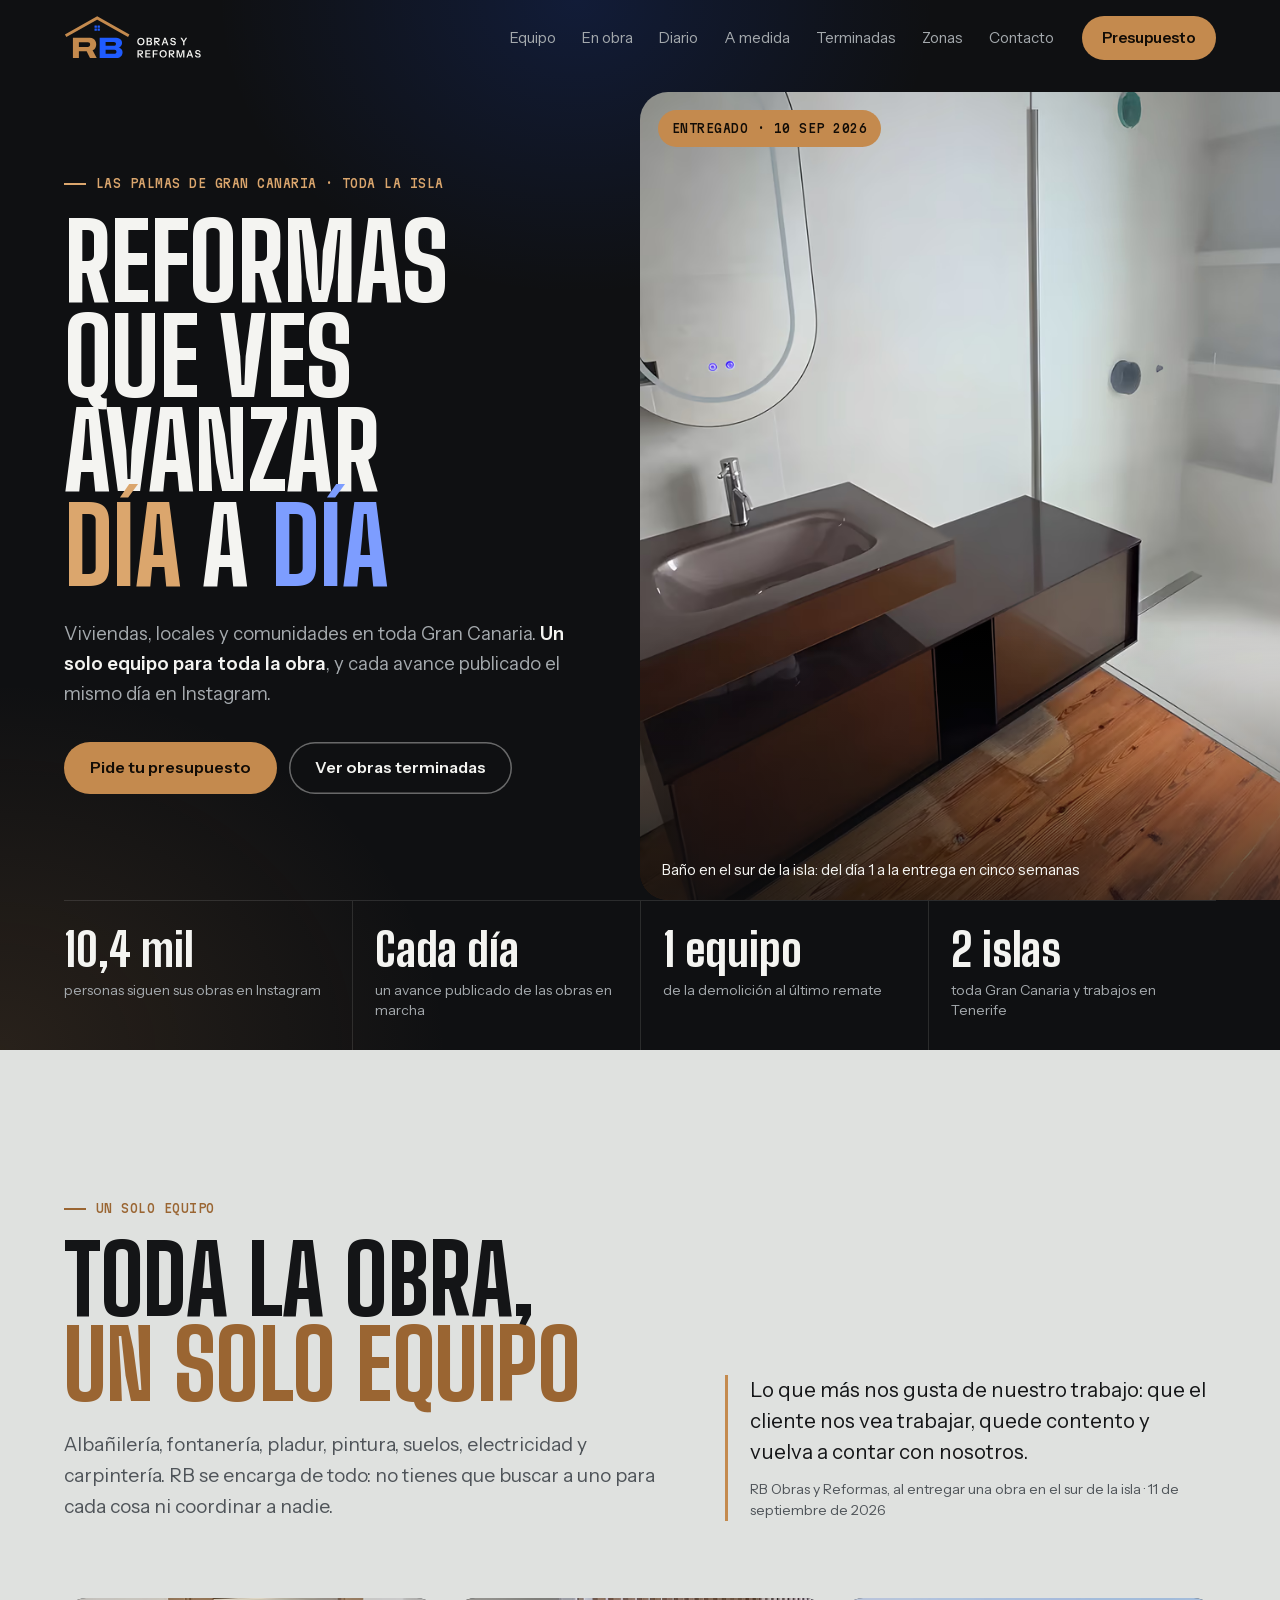
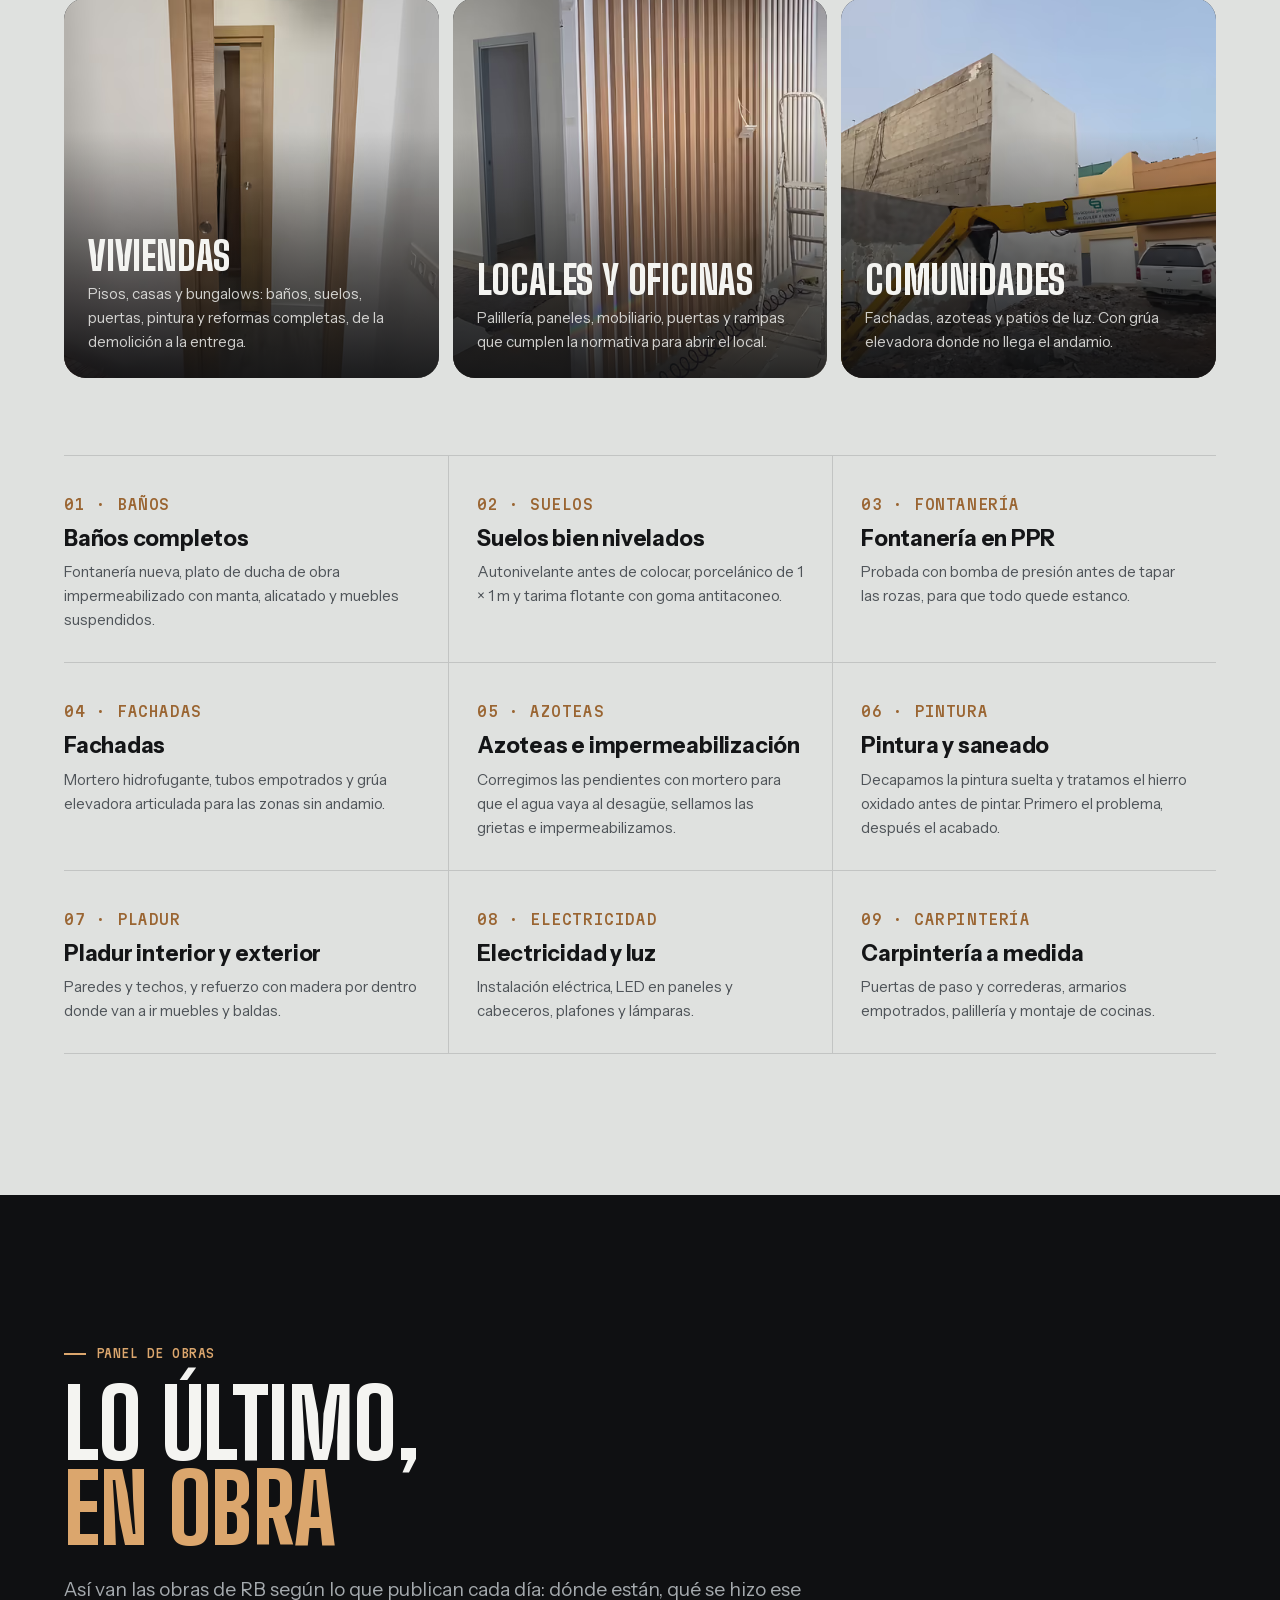
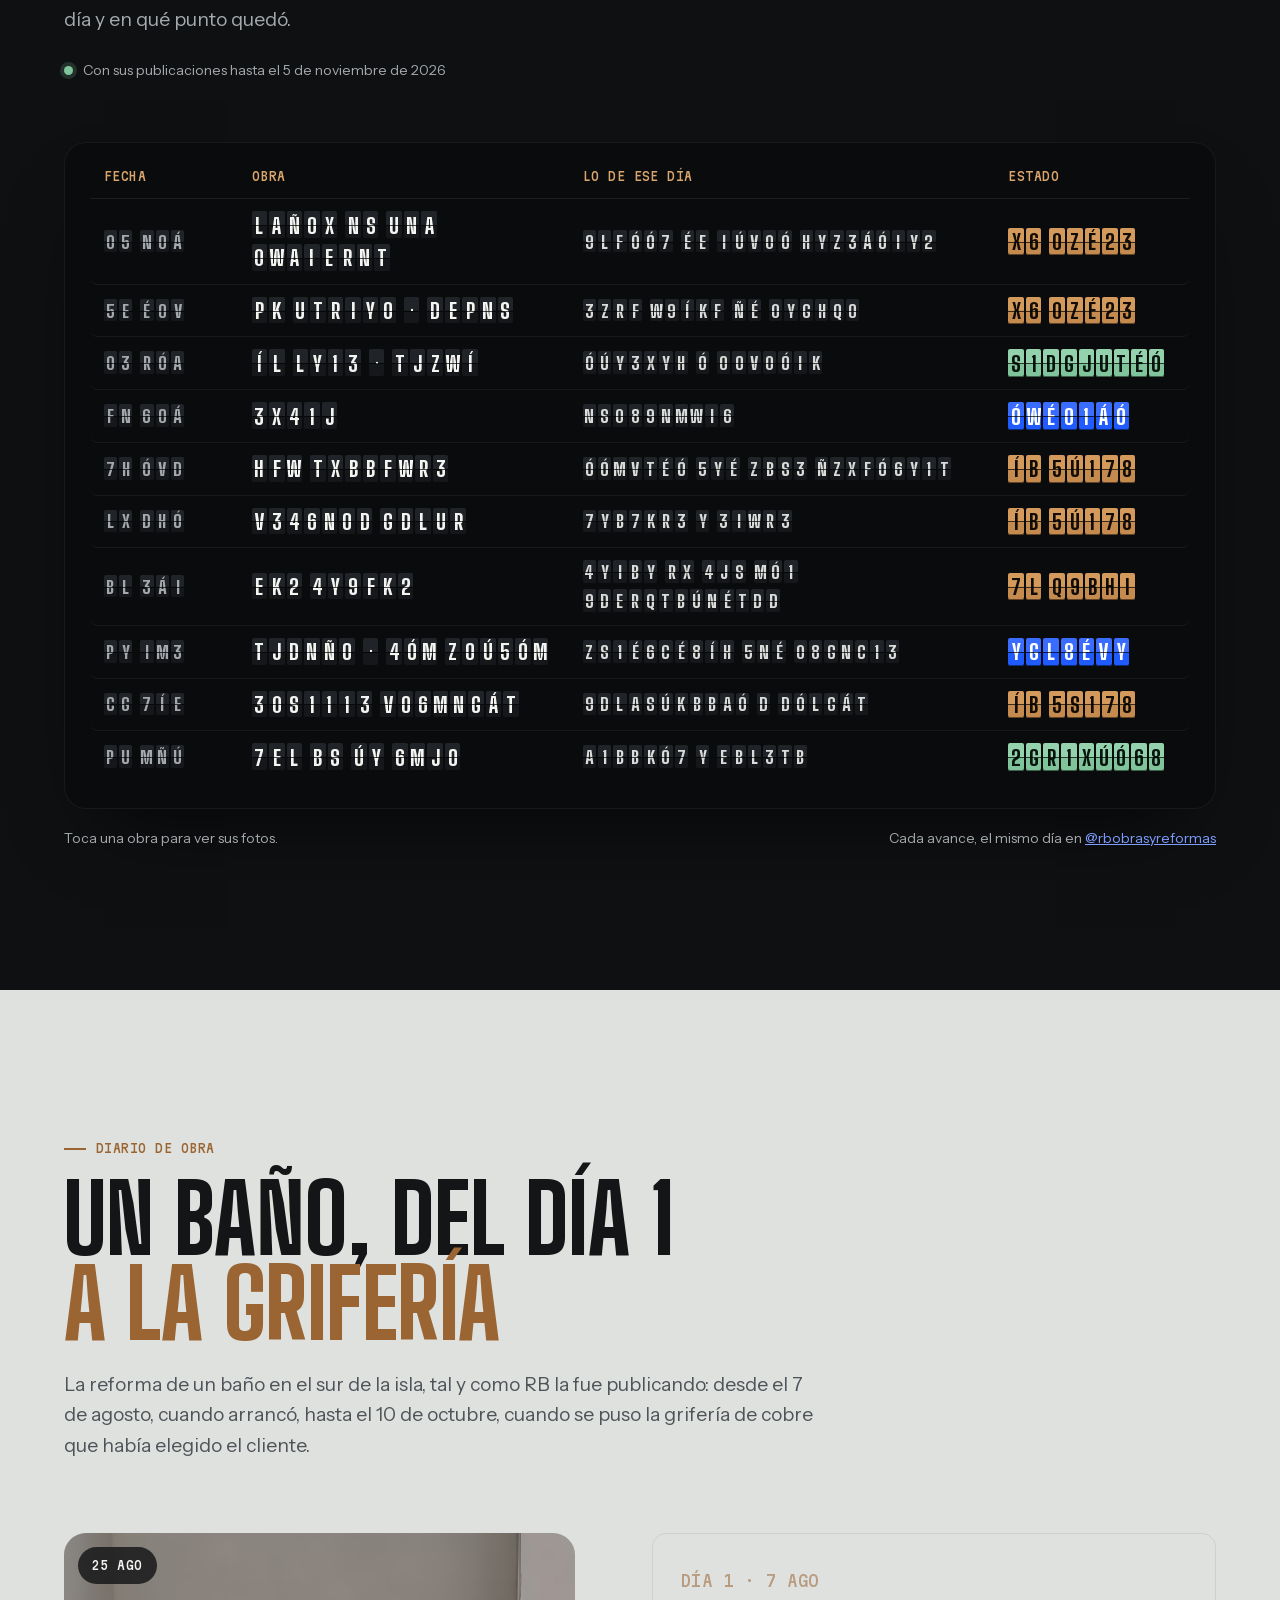
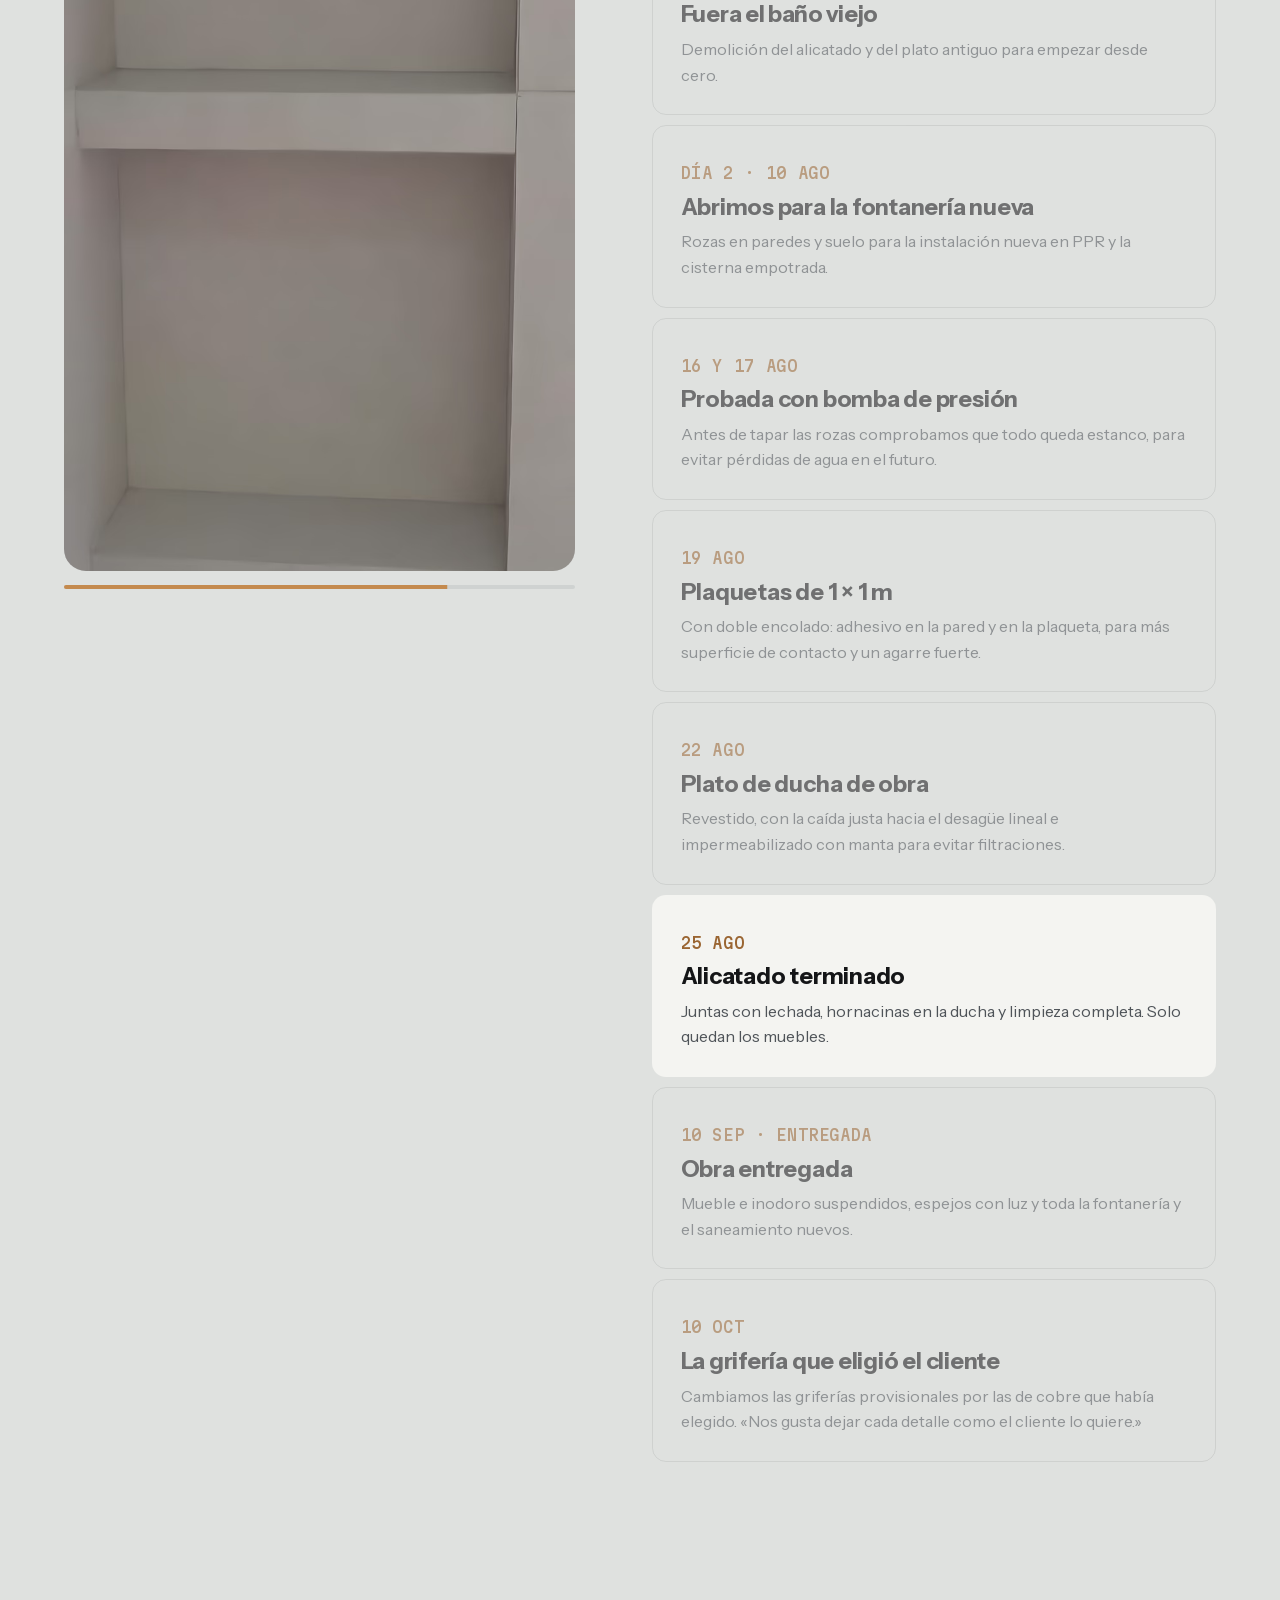
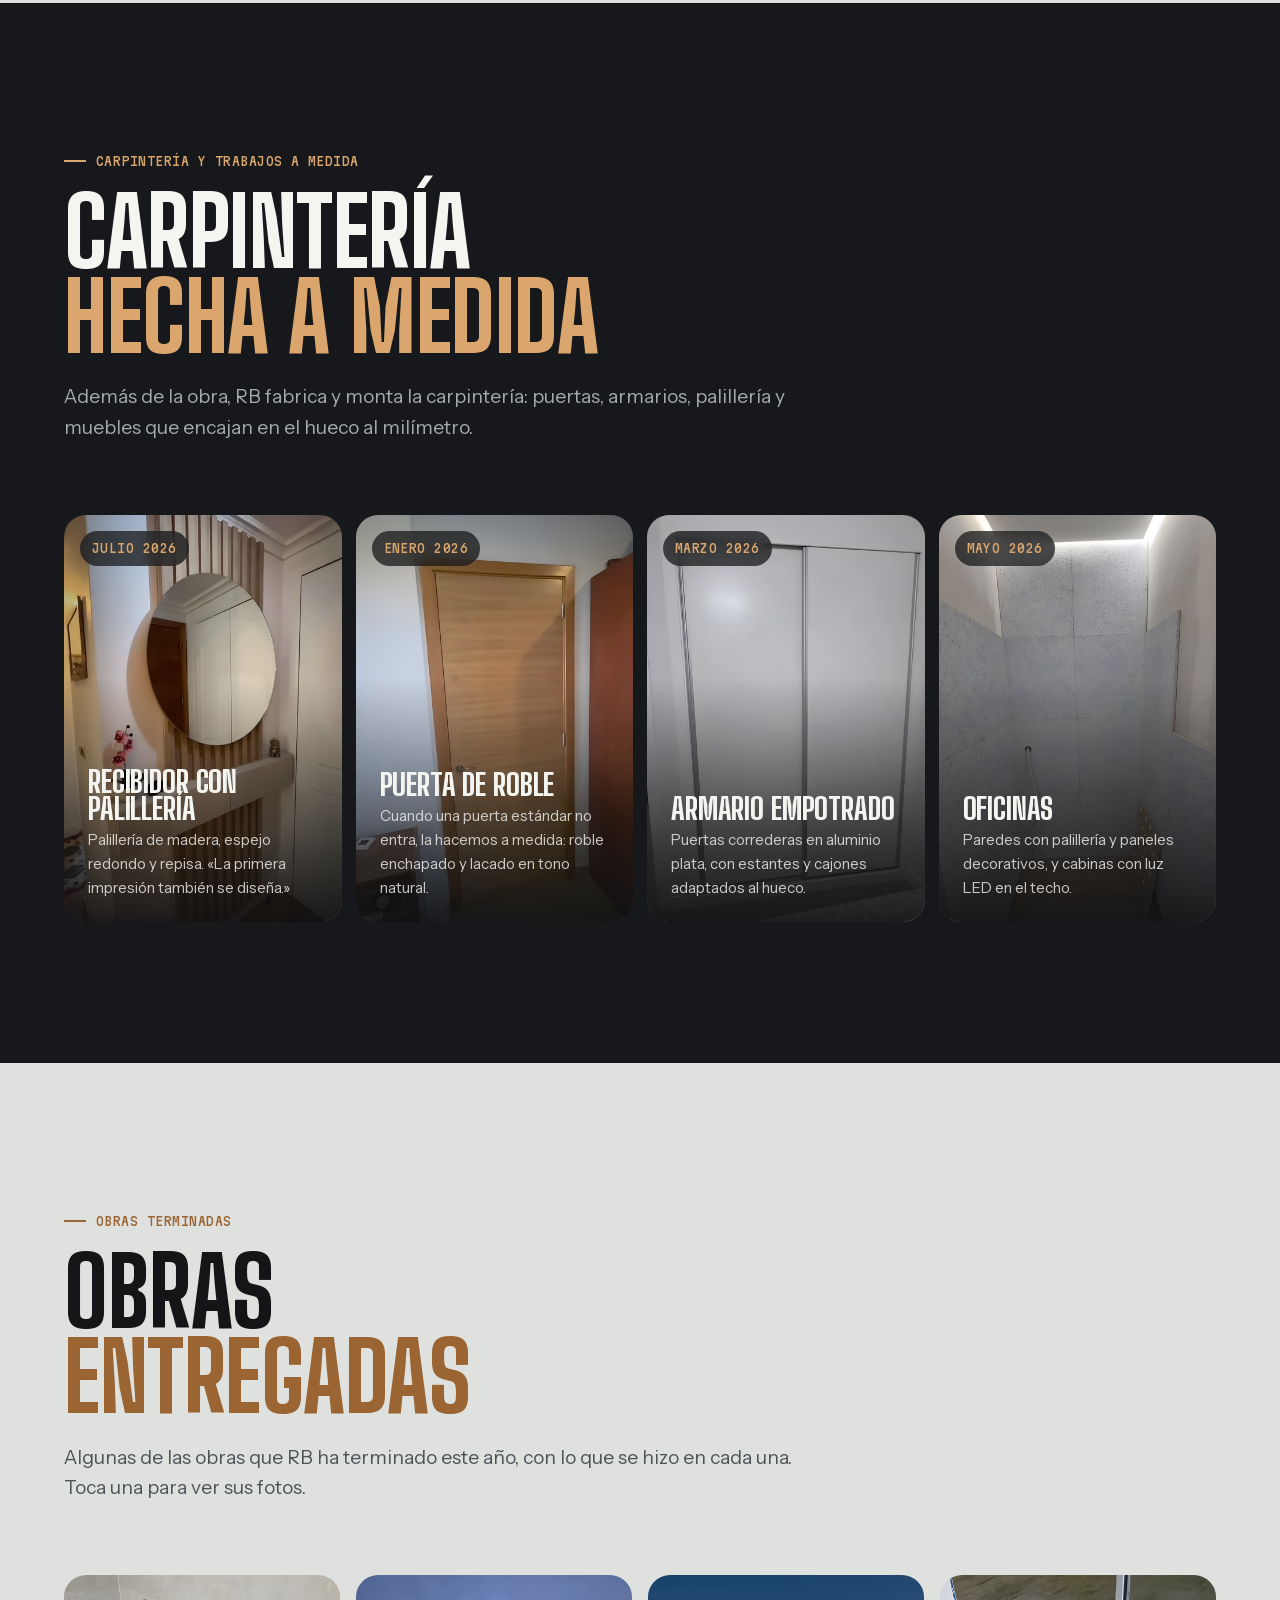
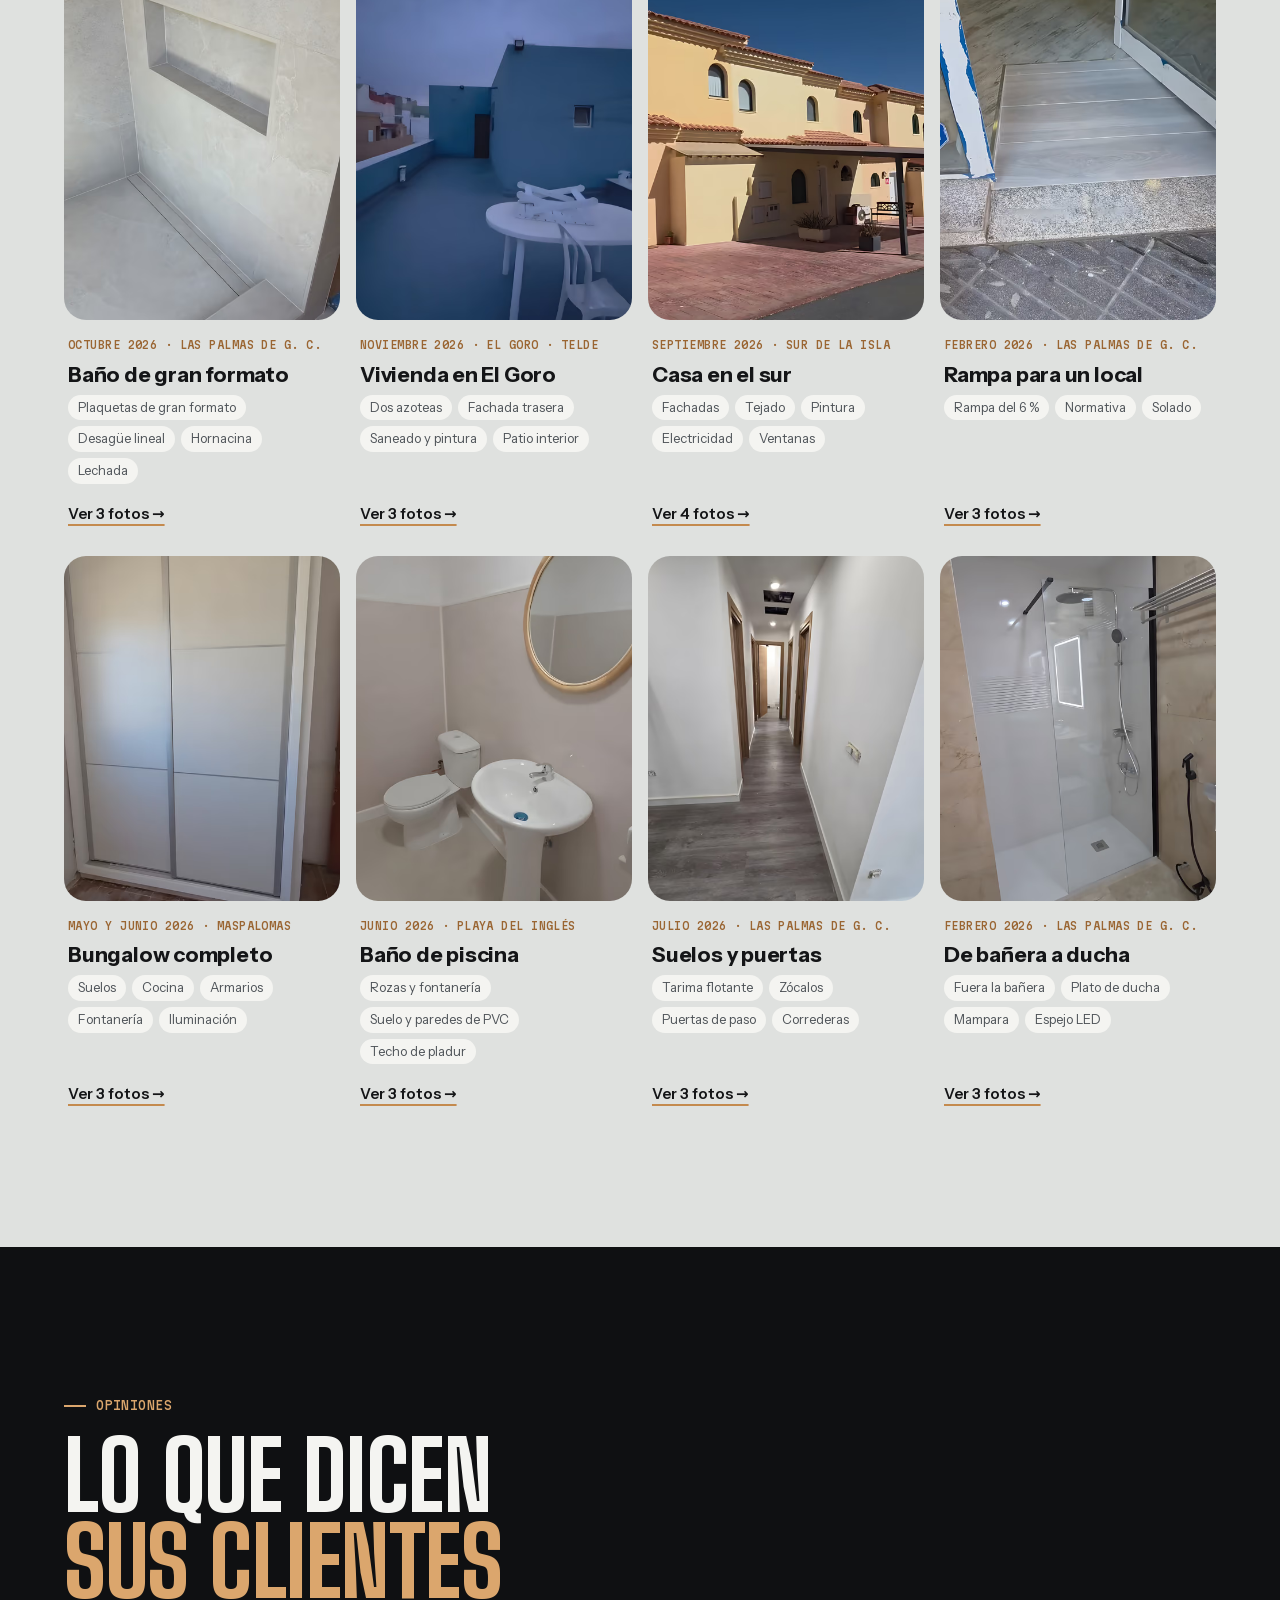
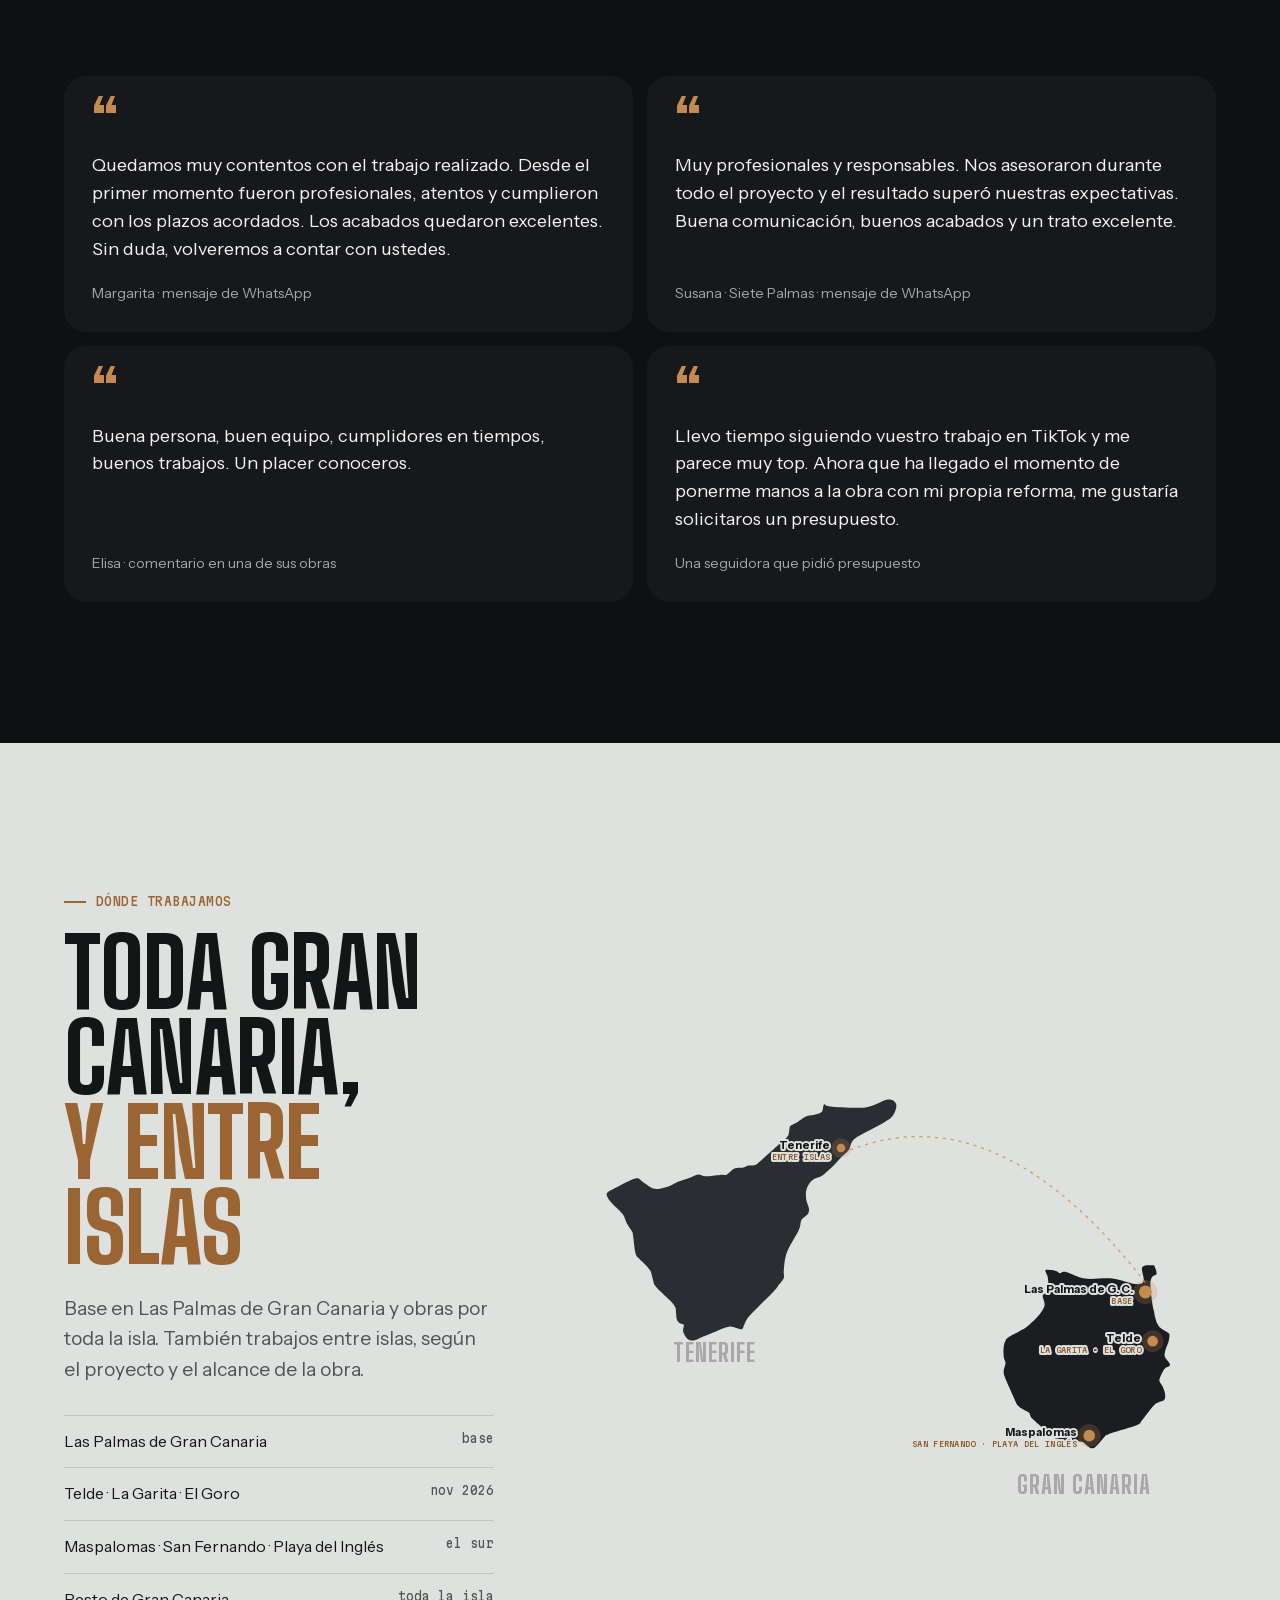
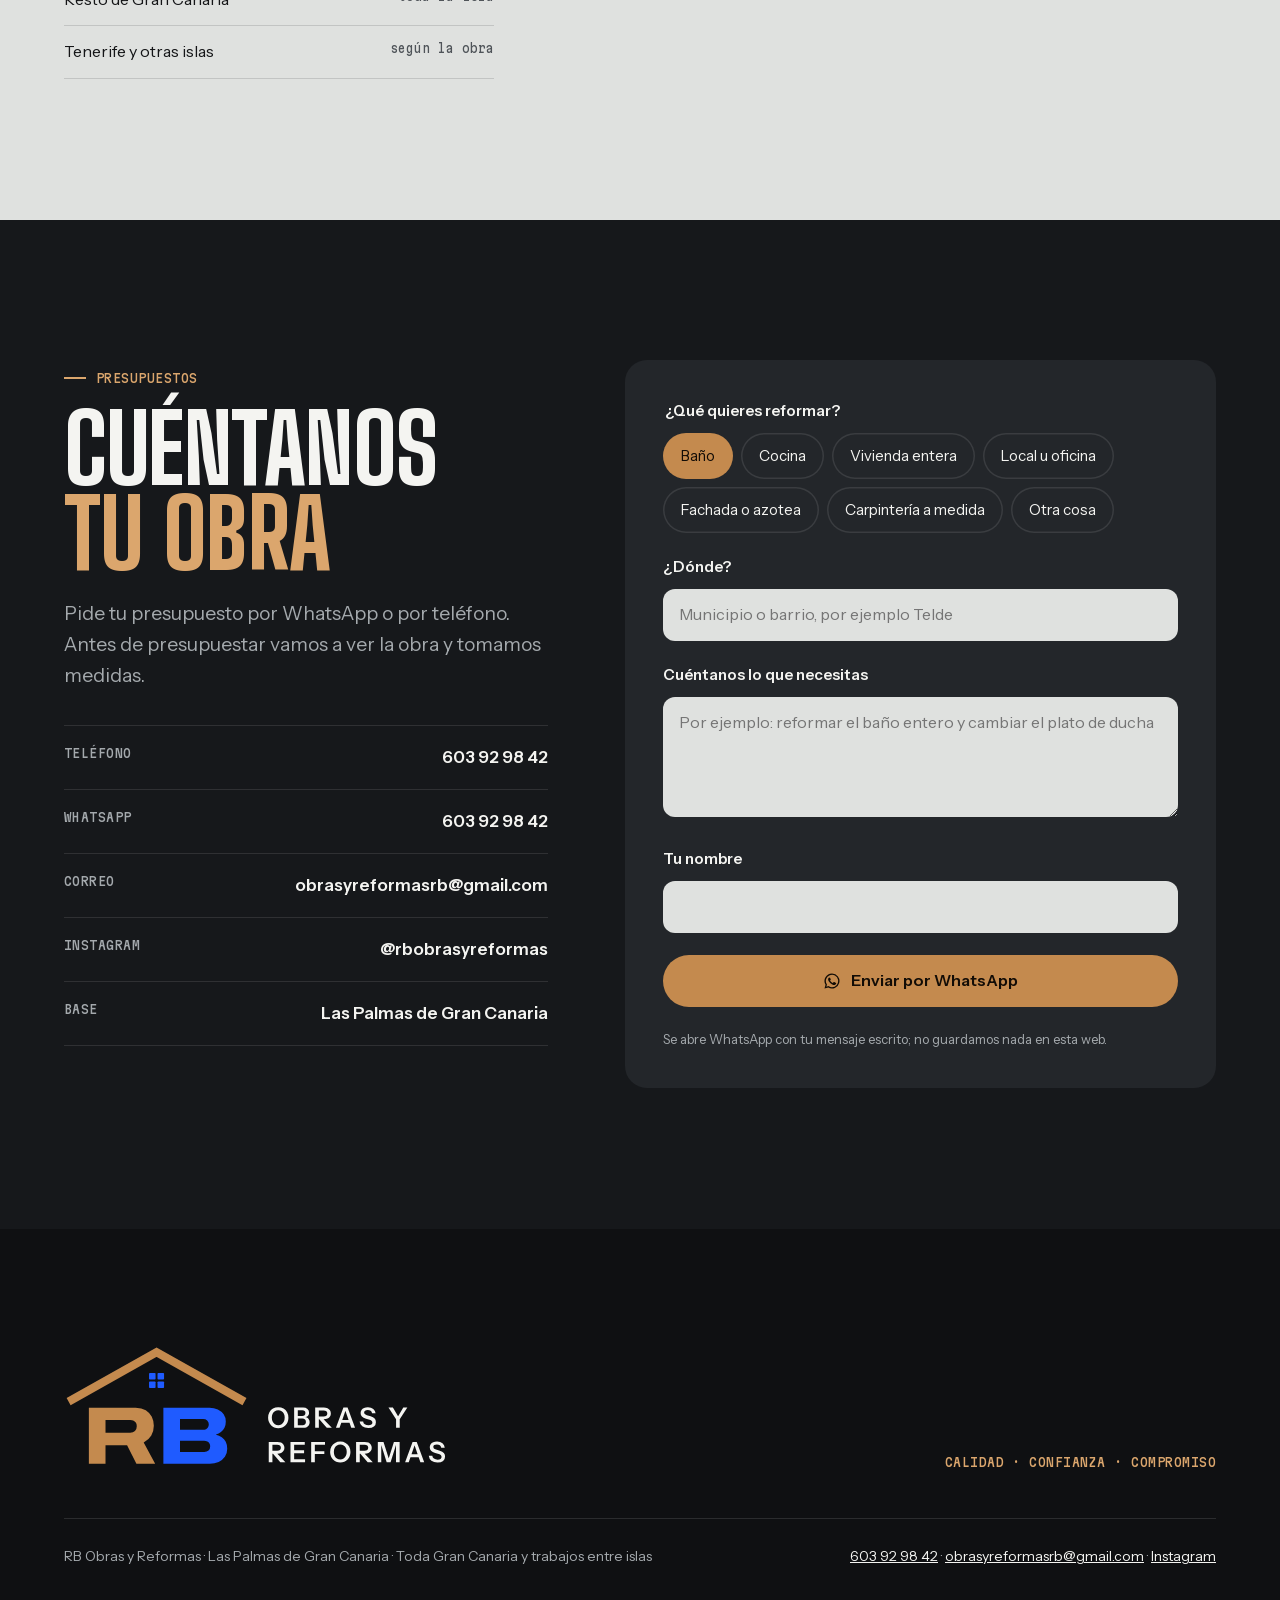
<file: index.html>
<!doctype html>
<html lang="es">
<head>
<meta charset="utf-8">
<meta name="viewport" content="width=device-width, initial-scale=1">
<title>RB Obras y Reformas · Reformas en Las Palmas de Gran Canaria y toda la isla</title>
<meta name="description" content="Reformas de viviendas, locales y comunidades en Gran Canaria: baños, suelos, fachadas, azoteas, pladur, pintura y carpintería a medida. Un solo equipo y cada avance publicado el mismo día. Tel. 603 92 98 42.">
<link rel="canonical" href="https://nocodya-hue.github.io/rb-obras/">
<meta name="theme-color" content="#0f1012">
<meta property="og:type" content="website"><meta property="og:locale" content="es_ES">
<meta property="og:title" content="RB Obras y Reformas · Reformas en Las Palmas de Gran Canaria y toda la isla"><meta property="og:description" content="Reformas de viviendas, locales y comunidades en Gran Canaria: baños, suelos, fachadas, azoteas, pladur, pintura y carpintería a medida. Un solo equipo y cada avance publicado el mismo día. Tel. 603 92 98 42.">
<meta property="og:url" content="https://nocodya-hue.github.io/rb-obras/"><meta property="og:image" content="https://nocodya-hue.github.io/rb-obras/img/compartir.jpg">
<link rel="icon" href="img/favicon.svg" type="image/svg+xml">
<link rel="preload" href="fonts/bigshoulders.woff2" as="font" type="font/woff2" crossorigin>
<link rel="preload" as="image" type="image/avif" imagesrcset="img/portada-480.avif 480w, img/portada-760.avif 760w, img/portada-900.avif 900w" imagesizes="(max-width: 760px) 100vw, 50vw" fetchpriority="high">
<link rel="stylesheet" href="css/main.css?v=570wz">
<script type="application/ld+json">{"@context":"https://schema.org","@type":"HomeAndConstructionBusiness","name":"RB Obras y Reformas","url":"https://nocodya-hue.github.io/rb-obras/","image":"https://nocodya-hue.github.io/rb-obras/img/compartir.jpg","telephone":"+34603929842","email":"obrasyreformasrb@gmail.com","address":{"@type":"PostalAddress","addressLocality":"Las Palmas de Gran Canaria","addressRegion":"Las Palmas","addressCountry":"ES"},"areaServed":["Gran Canaria","Las Palmas de Gran Canaria","Telde","San Bartolomé de Tirajana","Tenerife"],"sameAs":["https://www.instagram.com/rbobrasyreformas/"],"slogan":"Calidad · Confianza · Compromiso"}</script>
</head>
<body>
<a class="sr" href="#contenido">Saltar al contenido</a>
<header class="cab">
  <div class="envoltura cab__in">
    <a class="cab__logo" href="#" aria-label="RB Obras y Reformas, inicio"><img src="img/logo-h.svg" width="200" height="66" alt="RB Obras y Reformas"></a>
    <nav class="cab__nav" aria-label="Secciones"><a href="#equipo">Equipo</a><a href="#obras">En obra</a><a href="#diario">Diario</a><a href="#medida">A medida</a><a href="#terminadas">Terminadas</a><a href="#zonas">Zonas</a><a href="#contacto">Contacto</a></nav>
    <button class="cab__menu" type="button" aria-label="Abrir el menú" aria-expanded="false"><i></i></button>
    <a class="boton boton--cobre" href="#contacto">Presupuesto</a>
  </div>
</header>

<main id="contenido">
<section class="portada oscuro" aria-labelledby="t-portada">
  <div class="portada__arriba">
    <div class="envoltura">
      <div class="portada__texto">
        <p class="etiqueta mono">Las Palmas de Gran Canaria · Toda la isla</p>
        <h1 class="rotulo" id="t-portada">Reformas<br>que ves<br>avanzar<br><span class="r">día</span> a <span class="b">día</span></h1>
        <p class="portada__lema">Viviendas, locales y comunidades en toda Gran Canaria. <b>Un solo equipo para toda la obra</b>, y cada avance publicado el mismo día en Instagram.</p>
        <div class="portada__botones">
          <a class="boton boton--cobre" href="#contacto">Pide tu presupuesto</a>
          <a class="boton boton--linea" href="#terminadas">Ver obras terminadas</a>
        </div>
      </div>
    </div>
    <figure class="portada__foto">
      <picture><source type="image/avif" srcset="img/portada-480.avif 480w, img/portada-760.avif 760w, img/portada-900.avif 900w" sizes="(max-width: 760px) 100vw, 50vw"><img src="img/portada-480.webp" srcset="img/portada-480.webp 480w, img/portada-760.webp 760w, img/portada-900.webp 900w" sizes="(max-width: 760px) 100vw, 50vw" width="900" height="1125" alt="Baño terminado por RB en el sur de Gran Canaria: mueble suspendido, espejo con luz, mampara, hornacinas y suelo de madera" decoding="async" fetchpriority="high"></picture>
      <span class="portada__sello mono">Entregado · 10 sep 2026</span>
      <figcaption class="portada__pie">Baño en el sur de la isla: del día 1 a la entrega en cinco semanas</figcaption>
    </figure>
  </div>
  <div class="envoltura">
    <div class="cifras"><div class="cifra"><b>10,4 mil</b><span>personas siguen sus obras en Instagram</span></div><div class="cifra"><b>Cada día</b><span>un avance publicado de las obras en marcha</span></div><div class="cifra"><b>1 equipo</b><span>de la demolición al último remate</span></div><div class="cifra"><b>2 islas</b><span>toda Gran Canaria y trabajos en Tenerife</span></div></div>
  </div>
</section>

<section class="sec claro" id="equipo" aria-labelledby="t-equipo">
  <div class="envoltura">
    <div class="equipo__cab">
      <div>
        <p class="etiqueta mono">Un solo equipo</p>
        <h2 class="rotulo titular" id="t-equipo">Toda la obra,<br><em>un solo equipo</em></h2>
        <p class="entrada">Albañilería, fontanería, pladur, pintura, suelos, electricidad y carpintería. RB se encarga de todo: no tienes que buscar a uno para cada cosa ni coordinar a nadie.</p>
      </div>
      <blockquote class="equipo__cita aparece"><p>Lo que más nos gusta de nuestro trabajo: que el cliente nos vea trabajar, quede contento y vuelva a contar con nosotros.</p><cite>RB Obras y Reformas, al entregar una obra en el sur de la isla · 11 de septiembre de 2026</cite></blockquote>
    </div>
    <div class="tipos">
      <article class="tipo aparece"><picture><source type="image/avif" srcset="img/tipo-vivienda-480.avif 480w, img/tipo-vivienda-800.avif 800w" sizes="(max-width: 760px) calc(100vw - 40px), 31vw"><img src="img/tipo-vivienda-480.webp" srcset="img/tipo-vivienda-480.webp 480w, img/tipo-vivienda-800.webp 800w" sizes="(max-width: 760px) calc(100vw - 40px), 31vw" width="800" height="1067" alt="Pasillo de una vivienda con puertas de paso nuevas de madera y suelo laminado, obra terminada por RB" loading="lazy" decoding="async"></picture><div class="tipo__in"><h3 class="rotulo">Viviendas</h3><p>Pisos, casas y bungalows: baños, suelos, puertas, pintura y reformas completas, de la demolición a la entrega.</p></div></article><article class="tipo aparece"><picture><source type="image/avif" srcset="img/tipo-local-480.avif 480w, img/tipo-local-800.avif 800w" sizes="(max-width: 760px) calc(100vw - 40px), 31vw"><img src="img/tipo-local-480.webp" srcset="img/tipo-local-480.webp 480w, img/tipo-local-800.webp 800w" sizes="(max-width: 760px) calc(100vw - 40px), 31vw" width="800" height="1067" alt="Pared de una oficina revestida con palillería de madera durante el montaje" loading="lazy" decoding="async"></picture><div class="tipo__in"><h3 class="rotulo">Locales y oficinas</h3><p>Palillería, paneles, mobiliario, puertas y rampas que cumplen la normativa para abrir el local.</p></div></article><article class="tipo aparece"><picture><source type="image/avif" srcset="img/tipo-comunidad-480.avif 480w, img/tipo-comunidad-800.avif 800w" sizes="(max-width: 760px) calc(100vw - 40px), 31vw"><img src="img/tipo-comunidad-480.webp" srcset="img/tipo-comunidad-480.webp 480w, img/tipo-comunidad-800.webp 800w" sizes="(max-width: 760px) calc(100vw - 40px), 31vw" width="800" height="1067" alt="Grúa elevadora articulada junto a la fachada trasera de una vivienda en San Fernando de Maspalomas" loading="lazy" decoding="async"></picture><div class="tipo__in"><h3 class="rotulo">Comunidades</h3><p>Fachadas, azoteas y patios de luz. Con grúa elevadora donde no llega el andamio.</p></div></article>
    </div>
    <div class="oficios">
      <article class="oficio aparece"><p class="mono">01 · Baños</p><h3>Baños completos</h3><p>Fontanería nueva, plato de ducha de obra impermeabilizado con manta, alicatado y muebles suspendidos.</p></article><article class="oficio aparece"><p class="mono">02 · Suelos</p><h3>Suelos bien nivelados</h3><p>Autonivelante antes de colocar, porcelánico de 1 × 1 m y tarima flotante con goma antitaconeo.</p></article><article class="oficio aparece"><p class="mono">03 · Fontanería</p><h3>Fontanería en PPR</h3><p>Probada con bomba de presión antes de tapar las rozas, para que todo quede estanco.</p></article><article class="oficio aparece"><p class="mono">04 · Fachadas</p><h3>Fachadas</h3><p>Mortero hidrofugante, tubos empotrados y grúa elevadora articulada para las zonas sin andamio.</p></article><article class="oficio aparece"><p class="mono">05 · Azoteas</p><h3>Azoteas e impermeabilización</h3><p>Corregimos las pendientes con mortero para que el agua vaya al desagüe, sellamos las grietas e impermeabilizamos.</p></article><article class="oficio aparece"><p class="mono">06 · Pintura</p><h3>Pintura y saneado</h3><p>Decapamos la pintura suelta y tratamos el hierro oxidado antes de pintar. Primero el problema, después el acabado.</p></article><article class="oficio aparece"><p class="mono">07 · Pladur</p><h3>Pladur interior y exterior</h3><p>Paredes y techos, y refuerzo con madera por dentro donde van a ir muebles y baldas.</p></article><article class="oficio aparece"><p class="mono">08 · Electricidad</p><h3>Electricidad y luz</h3><p>Instalación eléctrica, LED en paneles y cabeceros, plafones y lámparas.</p></article><article class="oficio aparece"><p class="mono">09 · Carpintería</p><h3>Carpintería a medida</h3><p>Puertas de paso y correderas, armarios empotrados, palillería y montaje de cocinas.</p></article>
    </div>
  </div>
</section>

<section class="sec oscuro" id="obras" aria-labelledby="t-obras">
  <div class="envoltura">
    <div class="obras__cab">
      <div>
        <p class="etiqueta mono">Panel de obras</p>
        <h2 class="rotulo titular" id="t-obras">Lo último,<br><em>en obra</em></h2>
        <p class="entrada">Así van las obras de RB según lo que publican cada día: dónde están, qué se hizo ese día y en qué punto quedó.</p>
      </div>
      <p class="obras__hoy"><i></i> Con sus publicaciones hasta el 5 de noviembre de 2026</p>
    </div>
    <div class="panel" role="list" aria-label="Últimas obras publicadas">
      <div class="panel__cab mono" aria-hidden="true"><span>Fecha</span><span>Obra</span><span>Lo de ese día</span><span>Estado</span></div>
      <button class="fila" type="button" data-fotos='[&quot;img/p1-1&quot;,&quot;img/p1-2&quot;,&quot;img/p1-3&quot;]' data-fecha="5 de noviembre de 2026" data-titulo="Baños de una vivienda" data-texto="Llegaron los dos platos de ducha que faltaban y volvimos a la obra para colocarlos: los baños quedan prácticamente terminados. Mañana, los últimos remates y obra entregada." data-ig="https://www.instagram.com/reel/DfX0xdNhlX9/">
      <span class="celda celda--fecha" data-flap="05 NOV"></span>
      <span class="celda celda--obra" data-flap="Baños de una vivienda"></span>
      <span class="celda celda--hoy" data-flap="Platos de ducha colocados"></span>
      <span class="celda celda--estado estado--en-curso" data-flap="En curso"></span>
    </button>
      <button class="fila" type="button" data-fotos='[&quot;img/p2-1&quot;,&quot;img/p2-2&quot;,&quot;img/p2-3&quot;]' data-fecha="4 de noviembre de 2026" data-titulo="La Garita, Telde" data-texto="Cada día un paso más en esta nueva obra en La Garita." data-ig="https://www.instagram.com/reel/DfVhRI4Ixj2/">
      <span class="celda celda--fecha" data-flap="04 NOV"></span>
      <span class="celda celda--obra" data-flap="La Garita · Telde"></span>
      <span class="celda celda--hoy" data-flap="Obra nueva en marcha"></span>
      <span class="celda celda--estado estado--en-curso" data-flap="En curso"></span>
    </button>
      <button class="fila" type="button" data-fotos='[&quot;img/p3-1&quot;,&quot;img/p3-2&quot;,&quot;img/p3-3&quot;]' data-fecha="3 de noviembre de 2026" data-titulo="El Goro, Telde" data-texto="Pintura, saneado y refilado de paredes, tratamiento de hierros oxidados, impermeabilización de las dos azoteas y mortero hidrofugante en la fachada trasera. También empotramos los tubos exteriores, ampliamos el colgador de ropa y renovamos el techo del patio interior." data-ig="https://www.instagram.com/reel/DfSyyUvoWLV/">
      <span class="celda celda--fecha" data-flap="03 NOV"></span>
      <span class="celda celda--obra" data-flap="El Goro · Telde"></span>
      <span class="celda celda--hoy" data-flap="Azoteas y fachada"></span>
      <span class="celda celda--estado estado--entregada" data-flap="Entregada"></span>
    </button>
      <button class="fila" type="button" data-fotos='[&quot;img/p4-1&quot;,&quot;img/p4-2&quot;,&quot;img/p4-3&quot;]' data-fecha="3 de noviembre de 2026" data-titulo="Obra nueva en Telde" data-texto="Arrancamos con la demolición. Mucho trabajo por delante, pero vamos bien y con todas las ganas." data-ig="https://www.instagram.com/reel/DfSyJJKI0ei/">
      <span class="celda celda--fecha" data-flap="03 NOV"></span>
      <span class="celda celda--obra" data-flap="Telde"></span>
      <span class="celda celda--hoy" data-flap="Demolición"></span>
      <span class="celda celda--estado estado--arranca" data-flap="Arranca"></span>
    </button>
      <button class="fila" type="button" data-fotos='[&quot;img/p5-1&quot;,&quot;img/p5-2&quot;,&quot;img/p5-3&quot;]' data-fecha="26 y 27 de octubre de 2026" data-titulo="Fachada en San Fernando de Maspalomas" data-texto="Mortero hidrofugante blanco en la fachada trasera y, con la grúa elevadora articulada, las zonas de difícil acceso donde no se puede montar andamio. Después, empotrar los tubos que iban por fuera de la fachada." data-ig="https://www.instagram.com/reel/DfAkY8YIrDD/">
      <span class="celda celda--fecha" data-flap="27 OCT"></span>
      <span class="celda celda--obra" data-flap="San Fernando"></span>
      <span class="celda celda--hoy" data-flap="Fachada con grúa elevadora"></span>
      <span class="celda celda--estado estado--en-curso" data-flap="En curso"></span>
    </button>
      <button class="fila" type="button" data-fotos='[&quot;img/p6-1&quot;,&quot;img/p6-2&quot;,&quot;img/p6-3&quot;]' data-fecha="19 de octubre de 2026" data-titulo="Holiday World, Maspalomas" data-texto="La pintura estaba suelta y quemada por falta de una buena preparación, así que decapamos las paredes hasta retirar todo lo mal adherido y tratamos el hierro oxidado para frenar el óxido. Primero solucionamos el problema y después vamos a por el acabado." data-ig="https://www.instagram.com/reel/DesEOcnI_qF/">
      <span class="celda celda--fecha" data-flap="19 OCT"></span>
      <span class="celda celda--obra" data-flap="Holiday World"></span>
      <span class="celda celda--hoy" data-flap="Saneado a fondo"></span>
      <span class="celda celda--estado estado--en-curso" data-flap="En curso"></span>
    </button>
      <button class="fila" type="button" data-fotos='[&quot;img/p7-1&quot;,&quot;img/p7-2&quot;,&quot;img/p7-3&quot;]' data-fecha="16 de octubre de 2026" data-titulo="Patio de luz en Las Palmas" data-texto="Arrancamos el día descargando material y dejamos listo el techo del patio de luz con policarbonato." data-ig="https://www.instagram.com/reel/DejVwkDI2JZ/">
      <span class="celda celda--fecha" data-flap="16 OCT"></span>
      <span class="celda celda--obra" data-flap="Las Palmas"></span>
      <span class="celda celda--hoy" data-flap="Patio de luz con policarbonato"></span>
      <span class="celda celda--estado estado--en-curso" data-flap="En curso"></span>
    </button>
      <button class="fila" type="button" data-fotos='[&quot;img/p8-1&quot;,&quot;img/p8-2&quot;,&quot;img/p8-3&quot;]' data-fecha="15 de octubre de 2026" data-titulo="Azotea en Las Palmas" data-texto="El problema: el agua caía en sentido contrario al desagüe. Corregimos las pendientes con mortero para que evacúe bien; después, sellar las grietas, preparar la superficie, impermeabilizar y pintar." data-ig="https://www.instagram.com/reel/Dehv_DPoL0P/">
      <span class="celda celda--fecha" data-flap="15 OCT"></span>
      <span class="celda celda--obra" data-flap="Azotea · Las Palmas"></span>
      <span class="celda celda--hoy" data-flap="Pendientes con mortero"></span>
      <span class="celda celda--estado estado--arranca" data-flap="Arranca"></span>
    </button>
      <button class="fila" type="button" data-fotos='[&quot;img/p9-1&quot;,&quot;img/p9-2&quot;,&quot;img/p9-3&quot;]' data-fecha="21 de septiembre de 2026" data-titulo="Avenida Marítima, Las Palmas" data-texto="Después del relleno, el encascado y el autonivelante, empezamos a colocar el porcelánico de 1 × 1 metro y la tarima flotante con goma antitaconeo. Ahora sí empieza a verse el cambio." data-ig="https://www.instagram.com/reel/Ddjlx04I9ES/">
      <span class="celda celda--fecha" data-flap="21 SEP"></span>
      <span class="celda celda--obra" data-flap="Avenida Marítima"></span>
      <span class="celda celda--hoy" data-flap="Porcelánico y tarima"></span>
      <span class="celda celda--estado estado--en-curso" data-flap="En curso"></span>
    </button>
      <button class="fila" type="button" data-fotos='[&quot;img/p10-1&quot;,&quot;img/p10-2&quot;,&quot;img/p10-3&quot;]' data-fecha="11 de septiembre de 2026" data-titulo="Una casa en el sur de la isla" data-texto="Vinimos solo a pintar, pero al cliente le gustó cómo trabajábamos y nos fue dando más: electricidad, colocación y pintura de ventanas, lechada nueva, la fachada delantera y la trasera, impermeabilización del techo y muchos remates más." data-ig="https://www.instagram.com/reel/DdJ7I5RIO6V/">
      <span class="celda celda--fecha" data-flap="11 SEP"></span>
      <span class="celda celda--obra" data-flap="Sur de la isla"></span>
      <span class="celda celda--hoy" data-flap="Vinimos a pintar"></span>
      <span class="celda celda--estado estado--entregada" data-flap="Entregada"></span>
    </button>
    </div>
    <div class="panel__nota"><span>Toca una obra para ver sus fotos.</span><span>Cada avance, el mismo día en <a href="https://www.instagram.com/rbobrasyreformas/" rel="noopener">@rbobrasyreformas</a></span></div>
  </div>
</section>

<section class="sec claro diario" id="diario" aria-labelledby="t-diario">
  <div class="envoltura">
    <p class="etiqueta mono">Diario de obra</p>
    <h2 class="rotulo titular" id="t-diario">Un baño, del día 1<br><em>a la grifería</em></h2>
    <p class="entrada">La reforma de un baño en el sur de la isla, tal y como RB la fue publicando: desde el 7 de agosto, cuando arrancó, hasta el 10 de octubre, cuando se puso la grifería de cobre que había elegido el cliente.</p>
    <div class="diario__rejilla">
      <div class="diario__fijo">
        <div class="diario__marco">
          <div class="diario__foto diario__foto--ve"><picture><source type="image/avif" srcset="img/d1-480.avif 480w, img/d1-800.avif 800w" sizes="(max-width: 760px) 1px, 42vw"><img src="img/d1-480.webp" srcset="img/d1-480.webp 480w, img/d1-800.webp 800w" sizes="(max-width: 760px) 1px, 42vw" width="800" height="1000" alt="Demolición del alicatado antiguo del baño con un martillo percutor" loading="lazy" decoding="async"></picture></div><div class="diario__foto"><picture><source type="image/avif" srcset="img/d2-480.avif 480w, img/d2-800.avif 800w" sizes="(max-width: 760px) 1px, 42vw"><img src="img/d2-480.webp" srcset="img/d2-480.webp 480w, img/d2-800.webp 800w" sizes="(max-width: 760px) 1px, 42vw" width="800" height="1000" alt="Bastidor de cisterna empotrada y rozas abiertas en la pared del baño" loading="lazy" decoding="async"></picture></div><div class="diario__foto"><picture><source type="image/avif" srcset="img/d3-480.avif 480w, img/d3-800.avif 800w" sizes="(max-width: 760px) 1px, 42vw"><img src="img/d3-480.webp" srcset="img/d3-480.webp 480w, img/d3-800.webp 800w" sizes="(max-width: 760px) 1px, 42vw" width="800" height="1000" alt="Tuberías de PPR verdes empotradas en la pared antes de tapar las rozas" loading="lazy" decoding="async"></picture></div><div class="diario__foto"><picture><source type="image/avif" srcset="img/d4-480.avif 480w, img/d4-800.avif 800w" sizes="(max-width: 760px) 1px, 42vw"><img src="img/d4-480.webp" srcset="img/d4-480.webp 480w, img/d4-800.webp 800w" sizes="(max-width: 760px) 1px, 42vw" width="800" height="1000" alt="Plaquetas de gran formato recién colocadas con niveladores rojos" loading="lazy" decoding="async"></picture></div><div class="diario__foto"><picture><source type="image/avif" srcset="img/d5-480.avif 480w, img/d5-800.avif 800w" sizes="(max-width: 760px) 1px, 42vw"><img src="img/d5-480.webp" srcset="img/d5-480.webp 480w, img/d5-800.webp 800w" sizes="(max-width: 760px) 1px, 42vw" width="800" height="1000" alt="Plato de ducha de obra con desagüe lineal y lámina impermeabilizante roja" loading="lazy" decoding="async"></picture></div><div class="diario__foto"><picture><source type="image/avif" srcset="img/d6-480.avif 480w, img/d6-800.avif 800w" sizes="(max-width: 760px) 1px, 42vw"><img src="img/d6-480.webp" srcset="img/d6-480.webp 480w, img/d6-800.webp 800w" sizes="(max-width: 760px) 1px, 42vw" width="800" height="1000" alt="Hornacinas alicatadas dentro de la ducha" loading="lazy" decoding="async"></picture></div><div class="diario__foto"><picture><source type="image/avif" srcset="img/d7-480.avif 480w, img/d7-800.avif 800w" sizes="(max-width: 760px) 1px, 42vw"><img src="img/d7-480.webp" srcset="img/d7-480.webp 480w, img/d7-800.webp 800w" sizes="(max-width: 760px) 1px, 42vw" width="800" height="1000" alt="Baño terminado con lavabo doble suspendido marrón, espejos ovalados con luz y suelo de madera" loading="lazy" decoding="async"></picture></div><div class="diario__foto"><picture><source type="image/avif" srcset="img/d8-480.avif 480w, img/d8-800.avif 800w" sizes="(max-width: 760px) 1px, 42vw"><img src="img/d8-480.webp" srcset="img/d8-480.webp 480w, img/d8-800.webp 800w" sizes="(max-width: 760px) 1px, 42vw" width="800" height="1000" alt="Lavabo doble con griferías de cobre y espejos ovalados" loading="lazy" decoding="async"></picture></div>
          <span class="diario__sello mono diario__dia">Día 1 · 7 ago</span>
        </div>
        <div class="diario__barra"><i></i></div>
      </div>
      <ol class="dias">
        <li class="dia" data-etiqueta="Día 1 · 7 ago"><div class="dia__foto-movil"><picture><source type="image/avif" srcset="img/d1-480.avif 480w, img/d1-800.avif 800w" sizes="(max-width: 760px) calc(100vw - 40px), 1px"><img src="img/d1-480.webp" srcset="img/d1-480.webp 480w, img/d1-800.webp 800w" sizes="(max-width: 760px) calc(100vw - 40px), 1px" width="800" height="1000" alt="Demolición del alicatado antiguo del baño con un martillo percutor" loading="lazy" decoding="async"></picture></div><p class="mono">Día 1 · 7 ago</p><h3>Fuera el baño viejo</h3><p>Demolición del alicatado y del plato antiguo para empezar desde cero.</p></li>
        <li class="dia" data-etiqueta="Día 2 · 10 ago"><div class="dia__foto-movil"><picture><source type="image/avif" srcset="img/d2-480.avif 480w, img/d2-800.avif 800w" sizes="(max-width: 760px) calc(100vw - 40px), 1px"><img src="img/d2-480.webp" srcset="img/d2-480.webp 480w, img/d2-800.webp 800w" sizes="(max-width: 760px) calc(100vw - 40px), 1px" width="800" height="1000" alt="Bastidor de cisterna empotrada y rozas abiertas en la pared del baño" loading="lazy" decoding="async"></picture></div><p class="mono">Día 2 · 10 ago</p><h3>Abrimos para la fontanería nueva</h3><p>Rozas en paredes y suelo para la instalación nueva en PPR y la cisterna empotrada.</p></li>
        <li class="dia" data-etiqueta="16 y 17 ago"><div class="dia__foto-movil"><picture><source type="image/avif" srcset="img/d3-480.avif 480w, img/d3-800.avif 800w" sizes="(max-width: 760px) calc(100vw - 40px), 1px"><img src="img/d3-480.webp" srcset="img/d3-480.webp 480w, img/d3-800.webp 800w" sizes="(max-width: 760px) calc(100vw - 40px), 1px" width="800" height="1000" alt="Tuberías de PPR verdes empotradas en la pared antes de tapar las rozas" loading="lazy" decoding="async"></picture></div><p class="mono">16 y 17 ago</p><h3>Probada con bomba de presión</h3><p>Antes de tapar las rozas comprobamos que todo queda estanco, para evitar pérdidas de agua en el futuro.</p></li>
        <li class="dia" data-etiqueta="19 ago"><div class="dia__foto-movil"><picture><source type="image/avif" srcset="img/d4-480.avif 480w, img/d4-800.avif 800w" sizes="(max-width: 760px) calc(100vw - 40px), 1px"><img src="img/d4-480.webp" srcset="img/d4-480.webp 480w, img/d4-800.webp 800w" sizes="(max-width: 760px) calc(100vw - 40px), 1px" width="800" height="1000" alt="Plaquetas de gran formato recién colocadas con niveladores rojos" loading="lazy" decoding="async"></picture></div><p class="mono">19 ago</p><h3>Plaquetas de 1 × 1 m</h3><p>Con doble encolado: adhesivo en la pared y en la plaqueta, para más superficie de contacto y un agarre fuerte.</p></li>
        <li class="dia" data-etiqueta="22 ago"><div class="dia__foto-movil"><picture><source type="image/avif" srcset="img/d5-480.avif 480w, img/d5-800.avif 800w" sizes="(max-width: 760px) calc(100vw - 40px), 1px"><img src="img/d5-480.webp" srcset="img/d5-480.webp 480w, img/d5-800.webp 800w" sizes="(max-width: 760px) calc(100vw - 40px), 1px" width="800" height="1000" alt="Plato de ducha de obra con desagüe lineal y lámina impermeabilizante roja" loading="lazy" decoding="async"></picture></div><p class="mono">22 ago</p><h3>Plato de ducha de obra</h3><p>Revestido, con la caída justa hacia el desagüe lineal e impermeabilizado con manta para evitar filtraciones.</p></li>
        <li class="dia" data-etiqueta="25 ago"><div class="dia__foto-movil"><picture><source type="image/avif" srcset="img/d6-480.avif 480w, img/d6-800.avif 800w" sizes="(max-width: 760px) calc(100vw - 40px), 1px"><img src="img/d6-480.webp" srcset="img/d6-480.webp 480w, img/d6-800.webp 800w" sizes="(max-width: 760px) calc(100vw - 40px), 1px" width="800" height="1000" alt="Hornacinas alicatadas dentro de la ducha" loading="lazy" decoding="async"></picture></div><p class="mono">25 ago</p><h3>Alicatado terminado</h3><p>Juntas con lechada, hornacinas en la ducha y limpieza completa. Solo quedan los muebles.</p></li>
        <li class="dia" data-etiqueta="10 sep · entregada"><div class="dia__foto-movil"><picture><source type="image/avif" srcset="img/d7-480.avif 480w, img/d7-800.avif 800w" sizes="(max-width: 760px) calc(100vw - 40px), 1px"><img src="img/d7-480.webp" srcset="img/d7-480.webp 480w, img/d7-800.webp 800w" sizes="(max-width: 760px) calc(100vw - 40px), 1px" width="800" height="1000" alt="Baño terminado con lavabo doble suspendido marrón, espejos ovalados con luz y suelo de madera" loading="lazy" decoding="async"></picture></div><p class="mono">10 sep · entregada</p><h3>Obra entregada</h3><p>Mueble e inodoro suspendidos, espejos con luz y toda la fontanería y el saneamiento nuevos.</p></li>
        <li class="dia" data-etiqueta="10 oct"><div class="dia__foto-movil"><picture><source type="image/avif" srcset="img/d8-480.avif 480w, img/d8-800.avif 800w" sizes="(max-width: 760px) calc(100vw - 40px), 1px"><img src="img/d8-480.webp" srcset="img/d8-480.webp 480w, img/d8-800.webp 800w" sizes="(max-width: 760px) calc(100vw - 40px), 1px" width="800" height="1000" alt="Lavabo doble con griferías de cobre y espejos ovalados" loading="lazy" decoding="async"></picture></div><p class="mono">10 oct</p><h3>La grifería que eligió el cliente</h3><p>Cambiamos las griferías provisionales por las de cobre que había elegido. «Nos gusta dejar cada detalle como el cliente lo quiere.»</p></li>
      </ol>
    </div>
  </div>
</section>

<section class="sec oscuro-2" id="medida" aria-labelledby="t-medida">
  <div class="envoltura">
    <p class="etiqueta mono">Carpintería y trabajos a medida</p>
    <h2 class="rotulo titular" id="t-medida">Carpintería<br><em>hecha a medida</em></h2>
    <p class="entrada">Además de la obra, RB fabrica y monta la carpintería: puertas, armarios, palillería y muebles que encajan en el hueco al milímetro.</p>
    <div class="medida__rejilla">
      <article class="pieza pieza--1 aparece"><picture><source type="image/avif" srcset="img/m1-480.avif 480w, img/m1-760.avif 760w" sizes="(max-width: 760px) calc(100vw - 40px), (max-width: 1100px) 45vw, 22vw"><img src="img/m1-480.webp" srcset="img/m1-480.webp 480w, img/m1-760.webp 760w" sizes="(max-width: 760px) calc(100vw - 40px), (max-width: 1100px) 45vw, 22vw" width="760" height="1115" alt="Recibidor con palillería de madera, espejo redondo y repisa" loading="lazy" decoding="async"></picture><span class="mono">Julio 2026</span><div class="pieza__in"><h3 class="rotulo">Recibidor con palillería</h3><p>Palillería de madera, espejo redondo y repisa. «La primera impresión también se diseña.»</p></div></article><article class="pieza pieza--2 aparece"><picture><source type="image/avif" srcset="img/m2-480.avif 480w, img/m2-760.avif 760w" sizes="(max-width: 760px) calc(100vw - 40px), (max-width: 1100px) 45vw, 22vw"><img src="img/m2-480.webp" srcset="img/m2-480.webp 480w, img/m2-760.webp 760w" sizes="(max-width: 760px) calc(100vw - 40px), (max-width: 1100px) 45vw, 22vw" width="760" height="1115" alt="Puerta de paso de roble hecha a medida, ya instalada" loading="lazy" decoding="async"></picture><span class="mono">Enero 2026</span><div class="pieza__in"><h3 class="rotulo">Puerta de roble</h3><p>Cuando una puerta estándar no entra, la hacemos a medida: roble enchapado y lacado en tono natural.</p></div></article><article class="pieza pieza--3 aparece"><picture><source type="image/avif" srcset="img/m3-480.avif 480w, img/m3-760.avif 760w" sizes="(max-width: 760px) calc(100vw - 40px), (max-width: 1100px) 45vw, 22vw"><img src="img/m3-480.webp" srcset="img/m3-480.webp 480w, img/m3-760.webp 760w" sizes="(max-width: 760px) calc(100vw - 40px), (max-width: 1100px) 45vw, 22vw" width="760" height="1115" alt="Armario empotrado con dos puertas correderas blancas y perfil de aluminio plata" loading="lazy" decoding="async"></picture><span class="mono">Marzo 2026</span><div class="pieza__in"><h3 class="rotulo">Armario empotrado</h3><p>Puertas correderas en aluminio plata, con estantes y cajones adaptados al hueco.</p></div></article><article class="pieza pieza--4 aparece"><picture><source type="image/avif" srcset="img/m4-480.avif 480w, img/m4-760.avif 760w" sizes="(max-width: 760px) calc(100vw - 40px), (max-width: 1100px) 45vw, 22vw"><img src="img/m4-480.webp" srcset="img/m4-480.webp 480w, img/m4-760.webp 760w" sizes="(max-width: 760px) calc(100vw - 40px), (max-width: 1100px) 45vw, 22vw" width="760" height="1115" alt="Cabinas de oficina con techo iluminado con tira LED y suelo de madera" loading="lazy" decoding="async"></picture><span class="mono">Mayo 2026</span><div class="pieza__in"><h3 class="rotulo">Oficinas</h3><p>Paredes con palillería y paneles decorativos, y cabinas con luz LED en el techo.</p></div></article>
    </div>
  </div>
</section>

<section class="sec claro" id="terminadas" aria-labelledby="t-terminadas">
  <div class="envoltura">
    <p class="etiqueta mono">Obras terminadas</p>
    <h2 class="rotulo titular" id="t-terminadas">Obras<br><em>entregadas</em></h2>
    <p class="entrada">Algunas de las obras que RB ha terminado este año, con lo que se hizo en cada una. Toca una para ver sus fotos.</p>
    <p class="desliza mono" aria-hidden="true">Desliza para ver las 8 obras →</p>
    <div class="terminadas">
      <article class="terminada aparece"><picture><source type="image/avif" srcset="img/o1-portada-480.avif 480w, img/o1-portada-760.avif 760w" sizes="(max-width: 760px) 78vw, (max-width: 1100px) 30vw, 22vw"><img src="img/o1-portada-480.webp" srcset="img/o1-portada-480.webp 480w, img/o1-portada-760.webp 760w" sizes="(max-width: 760px) 78vw, (max-width: 1100px) 30vw, 22vw" width="760" height="950" alt="Baño de gran formato · Las Palmas de G. C." loading="lazy" decoding="async"></picture><div class="terminada__info"><p class="mono">Octubre 2026 · Las Palmas de G. C.</p><h3>Baño de gran formato</h3><ul class="chips"><li>Plaquetas de gran formato</li><li>Desagüe lineal</li><li>Hornacina</li><li>Lechada</li></ul><button class="terminada__ver" type="button" data-fotos='[&quot;img/o1-1&quot;,&quot;img/o1-2&quot;,&quot;img/o1-3&quot;]' data-fecha="Octubre 2026 · Las Palmas de G. C." data-titulo="Baño de gran formato" data-texto="Suelo y paredes con plaquetas de gran formato, desagüe lineal sellado, hornacina en la ducha y lechada en las juntas del piso. «Líneas limpias, buenos remates y un resultado que habla por sí solo.»" data-ig="https://www.instagram.com/reel/DeNcVLdoFJ9/">Ver 3 fotos <span aria-hidden="true">→</span></button></div></article>
      <article class="terminada aparece"><picture><source type="image/avif" srcset="img/o2-portada-480.avif 480w, img/o2-portada-760.avif 760w" sizes="(max-width: 760px) 78vw, (max-width: 1100px) 30vw, 22vw"><img src="img/o2-portada-480.webp" srcset="img/o2-portada-480.webp 480w, img/o2-portada-760.webp 760w" sizes="(max-width: 760px) 78vw, (max-width: 1100px) 30vw, 22vw" width="760" height="950" alt="Vivienda en El Goro · El Goro · Telde" loading="lazy" decoding="async"></picture><div class="terminada__info"><p class="mono">Noviembre 2026 · El Goro · Telde</p><h3>Vivienda en El Goro</h3><ul class="chips"><li>Dos azoteas</li><li>Fachada trasera</li><li>Saneado y pintura</li><li>Patio interior</li></ul><button class="terminada__ver" type="button" data-fotos='[&quot;img/o2-1&quot;,&quot;img/o2-2&quot;,&quot;img/o2-3&quot;]' data-fecha="Noviembre 2026 · El Goro · Telde" data-titulo="Vivienda en El Goro" data-texto="Pintura, saneado y refilado de paredes, tratamiento de hierros oxidados, impermeabilización de las dos azoteas y mortero hidrofugante en la fachada trasera. También empotramos los tubos exteriores, ampliamos el colgador de ropa y renovamos el techo del patio interior." data-ig="https://www.instagram.com/reel/DfSyyUvoWLV/">Ver 3 fotos <span aria-hidden="true">→</span></button></div></article>
      <article class="terminada aparece"><picture><source type="image/avif" srcset="img/o3-portada-480.avif 480w, img/o3-portada-760.avif 760w" sizes="(max-width: 760px) 78vw, (max-width: 1100px) 30vw, 22vw"><img src="img/o3-portada-480.webp" srcset="img/o3-portada-480.webp 480w, img/o3-portada-760.webp 760w" sizes="(max-width: 760px) 78vw, (max-width: 1100px) 30vw, 22vw" width="760" height="950" alt="Casa en el sur · Sur de la isla" loading="lazy" decoding="async"></picture><div class="terminada__info"><p class="mono">Septiembre 2026 · Sur de la isla</p><h3>Casa en el sur</h3><ul class="chips"><li>Fachadas</li><li>Tejado</li><li>Pintura</li><li>Electricidad</li><li>Ventanas</li></ul><button class="terminada__ver" type="button" data-fotos='[&quot;img/o3-1&quot;,&quot;img/o3-2&quot;,&quot;img/o3-3&quot;,&quot;img/o3-4&quot;]' data-fecha="Septiembre 2026 · Sur de la isla" data-titulo="Casa en el sur" data-texto="Vinimos solo a pintar y el cliente nos fue dando más: electricidad, colocación y pintura de ventanas, lechada nueva, la fachada delantera y la trasera remodeladas y pintadas, e impermeabilización del techo, con las canaletas y las juntas selladas para que no entre agua con las lluvias." data-ig="https://www.instagram.com/reel/DdJ7I5RIO6V/">Ver 4 fotos <span aria-hidden="true">→</span></button></div></article>
      <article class="terminada aparece"><picture><source type="image/avif" srcset="img/o4-portada-480.avif 480w, img/o4-portada-760.avif 760w" sizes="(max-width: 760px) 78vw, (max-width: 1100px) 30vw, 22vw"><img src="img/o4-portada-480.webp" srcset="img/o4-portada-480.webp 480w, img/o4-portada-760.webp 760w" sizes="(max-width: 760px) 78vw, (max-width: 1100px) 30vw, 22vw" width="760" height="950" alt="Rampa para un local · Las Palmas de G. C." loading="lazy" decoding="async"></picture><div class="terminada__info"><p class="mono">Febrero 2026 · Las Palmas de G. C.</p><h3>Rampa para un local</h3><ul class="chips"><li>Rampa del 6 %</li><li>Normativa</li><li>Solado</li></ul><button class="terminada__ver" type="button" data-fotos='[&quot;img/o4-1&quot;,&quot;img/o4-2&quot;,&quot;img/o4-3&quot;]' data-fecha="Febrero 2026 · Las Palmas de G. C." data-titulo="Rampa para un local" data-texto="Rampa con una inclinación del 6 % para cumplir con la habilitación del local. Precisión, normativa y buenas terminaciones." data-ig="https://www.instagram.com/reel/DU515zQCO61/">Ver 3 fotos <span aria-hidden="true">→</span></button></div></article>
      <article class="terminada aparece"><picture><source type="image/avif" srcset="img/o5-portada-480.avif 480w, img/o5-portada-760.avif 760w" sizes="(max-width: 760px) 78vw, (max-width: 1100px) 30vw, 22vw"><img src="img/o5-portada-480.webp" srcset="img/o5-portada-480.webp 480w, img/o5-portada-760.webp 760w" sizes="(max-width: 760px) 78vw, (max-width: 1100px) 30vw, 22vw" width="760" height="950" alt="Bungalow completo · Maspalomas" loading="lazy" decoding="async"></picture><div class="terminada__info"><p class="mono">Mayo y junio 2026 · Maspalomas</p><h3>Bungalow completo</h3><ul class="chips"><li>Suelos</li><li>Cocina</li><li>Armarios</li><li>Fontanería</li><li>Iluminación</li></ul><button class="terminada__ver" type="button" data-fotos='[&quot;img/o5-1&quot;,&quot;img/o5-2&quot;,&quot;img/o5-3&quot;]' data-fecha="Mayo y junio 2026 · Maspalomas" data-titulo="Bungalow completo" data-texto="Renovación completa de un bungalow: suelos, cocina, armarios, fontanería e iluminación. La cocina, con puertas y laterales renovados en blanco soft, y los armarios con puertas correderas y estantes." data-ig="https://www.instagram.com/reel/DYNnNgOIGYs/">Ver 3 fotos <span aria-hidden="true">→</span></button></div></article>
      <article class="terminada aparece"><picture><source type="image/avif" srcset="img/o6-portada-480.avif 480w, img/o6-portada-760.avif 760w" sizes="(max-width: 760px) 78vw, (max-width: 1100px) 30vw, 22vw"><img src="img/o6-portada-480.webp" srcset="img/o6-portada-480.webp 480w, img/o6-portada-760.webp 760w" sizes="(max-width: 760px) 78vw, (max-width: 1100px) 30vw, 22vw" width="760" height="950" alt="Baño de piscina · Playa del Inglés" loading="lazy" decoding="async"></picture><div class="terminada__info"><p class="mono">Junio 2026 · Playa del Inglés</p><h3>Baño de piscina</h3><ul class="chips"><li>Rozas y fontanería</li><li>Suelo y paredes de PVC</li><li>Techo de pladur</li></ul><button class="terminada__ver" type="button" data-fotos='[&quot;img/o6-1&quot;,&quot;img/o6-2&quot;,&quot;img/o6-3&quot;]' data-fecha="Junio 2026 · Playa del Inglés" data-titulo="Baño de piscina" data-texto="Rozas para la fontanería nueva, suelo y paños de pared en PVC, pintura de la parte alta de las paredes y del techo de pladur. Un baño moderno, funcional y listo para disfrutar." data-ig="https://www.instagram.com/reel/DaEMBXPIljC/">Ver 3 fotos <span aria-hidden="true">→</span></button></div></article>
      <article class="terminada aparece"><picture><source type="image/avif" srcset="img/o7-portada-480.avif 480w, img/o7-portada-760.avif 760w" sizes="(max-width: 760px) 78vw, (max-width: 1100px) 30vw, 22vw"><img src="img/o7-portada-480.webp" srcset="img/o7-portada-480.webp 480w, img/o7-portada-760.webp 760w" sizes="(max-width: 760px) 78vw, (max-width: 1100px) 30vw, 22vw" width="760" height="950" alt="Suelos y puertas · Las Palmas de G. C." loading="lazy" decoding="async"></picture><div class="terminada__info"><p class="mono">Julio 2026 · Las Palmas de G. C.</p><h3>Suelos y puertas</h3><ul class="chips"><li>Tarima flotante</li><li>Zócalos</li><li>Puertas de paso</li><li>Correderas</li></ul><button class="terminada__ver" type="button" data-fotos='[&quot;img/o7-1&quot;,&quot;img/o7-2&quot;,&quot;img/o7-3&quot;]' data-fecha="Julio 2026 · Las Palmas de G. C." data-titulo="Suelos y puertas" data-texto="Tarima flotante y zócalos como últimos remates, y montaje de puertas de paso y puertas correderas." data-ig="https://www.instagram.com/reel/DaaLFtJIAW2/">Ver 3 fotos <span aria-hidden="true">→</span></button></div></article>
      <article class="terminada aparece"><picture><source type="image/avif" srcset="img/o8-portada-480.avif 480w, img/o8-portada-760.avif 760w" sizes="(max-width: 760px) 78vw, (max-width: 1100px) 30vw, 22vw"><img src="img/o8-portada-480.webp" srcset="img/o8-portada-480.webp 480w, img/o8-portada-760.webp 760w" sizes="(max-width: 760px) 78vw, (max-width: 1100px) 30vw, 22vw" width="760" height="950" alt="De bañera a ducha · Las Palmas de G. C." loading="lazy" decoding="async"></picture><div class="terminada__info"><p class="mono">Febrero 2026 · Las Palmas de G. C.</p><h3>De bañera a ducha</h3><ul class="chips"><li>Fuera la bañera</li><li>Plato de ducha</li><li>Mampara</li><li>Espejo LED</li></ul><button class="terminada__ver" type="button" data-fotos='[&quot;img/o8-1&quot;,&quot;img/o8-2&quot;,&quot;img/o8-3&quot;]' data-fecha="Febrero 2026 · Las Palmas de G. C." data-titulo="De bañera a ducha" data-texto="Retiramos la bañera y colocamos un plato de ducha revestido con azulejos en toda la zona, con espejo nuevo con luz LED, porta champú, toallero y mampara." data-ig="https://www.instagram.com/reel/DUy8RfACCQd/">Ver 3 fotos <span aria-hidden="true">→</span></button></div></article>
    </div>
  </div>
</section>

<section class="sec oscuro" id="opiniones" aria-labelledby="t-opiniones">
  <div class="envoltura">
    <p class="etiqueta mono">Opiniones</p>
    <h2 class="rotulo titular" id="t-opiniones">Lo que dicen<br><em>sus clientes</em></h2>
    <div class="resenas__rejilla">
      <figure class="resena aparece"><blockquote>Quedamos muy contentos con el trabajo realizado. Desde el primer momento fueron profesionales, atentos y cumplieron con los plazos acordados. Los acabados quedaron excelentes. Sin duda, volveremos a contar con ustedes.</blockquote><figcaption>Margarita · mensaje de WhatsApp</figcaption></figure><figure class="resena aparece"><blockquote>Muy profesionales y responsables. Nos asesoraron durante todo el proyecto y el resultado superó nuestras expectativas. Buena comunicación, buenos acabados y un trato excelente.</blockquote><figcaption>Susana · Siete Palmas · mensaje de WhatsApp</figcaption></figure><figure class="resena aparece"><blockquote>Buena persona, buen equipo, cumplidores en tiempos, buenos trabajos. Un placer conoceros.</blockquote><figcaption>Elisa · comentario en una de sus obras</figcaption></figure><figure class="resena aparece"><blockquote>Llevo tiempo siguiendo vuestro trabajo en TikTok y me parece muy top. Ahora que ha llegado el momento de ponerme manos a la obra con mi propia reforma, me gustaría solicitaros un presupuesto.</blockquote><figcaption>Una seguidora que pidió presupuesto</figcaption></figure>
    </div>
  </div>
</section>

<section class="sec claro" id="zonas" aria-labelledby="t-zonas">
  <div class="envoltura islas__rejilla">
    <div>
      <p class="etiqueta mono">Dónde trabajamos</p>
      <h2 class="rotulo titular" id="t-zonas">Toda Gran Canaria,<br><em>y entre islas</em></h2>
      <p class="entrada">Base en Las Palmas de Gran Canaria y obras por toda la isla. También trabajos entre islas, según el proyecto y el alcance de la obra.</p>
      <ul class="zonas"><li><span>Las Palmas de Gran Canaria</span><span>base</span></li><li><span>Telde · La Garita · El Goro</span><span>nov 2026</span></li><li><span>Maspalomas · San Fernando · Playa del Inglés</span><span>el sur</span></li><li><span>Resto de Gran Canaria</span><span>toda la isla</span></li><li><span>Tenerife y otras islas</span><span>según la obra</span></li></ul>
    </div>
    <div class="islas__mapa"><svg viewBox="-30 -40 820 570" role="img" aria-label="Mapa de Gran Canaria y Tenerife con las zonas de las obras de RB">
    <path class="isla isla--tf" d="M240.6 245.6 C239.6 248.6 236.7 251.4 234.4 254.4 C232.2 257.4 233.4 256.9 227.2 263.4 C221.0 270.0 203.5 286.8 197.3 293.7 C191.2 300.5 192.4 301.8 190.5 304.7 C188.7 307.6 189.5 310.7 186.2 311.2 C182.9 311.7 177.4 306.8 170.6 307.9 C163.8 309.0 151.3 315.3 145.4 317.6 C139.4 320.0 138.0 320.6 134.8 321.8 C131.5 323.1 128.8 324.9 126.0 325.3 C123.3 325.6 120.6 325.3 118.5 323.8 C116.4 322.4 114.5 318.6 113.5 316.6 C112.5 314.6 112.5 313.6 112.5 311.7 C112.5 309.9 113.8 306.8 113.3 305.5 C112.7 304.1 110.4 304.6 109.1 303.8 C107.7 302.9 106.3 301.8 105.5 300.5 C104.6 299.2 104.4 298.6 104.0 296.2 C103.7 293.9 103.5 288.7 103.2 286.4 C102.9 284.2 103.5 284.6 102.3 282.7 C101.1 280.8 100.0 279.0 96.0 274.7 C91.9 270.5 81.6 261.3 78.0 257.0 C74.4 252.6 75.4 251.9 74.3 248.7 C73.2 245.4 72.9 240.8 71.2 237.4 C69.5 234.1 66.6 231.4 64.2 228.8 C61.8 226.1 58.8 223.9 56.7 221.5 C54.7 219.2 53.3 219.6 52.0 214.6 C50.7 209.6 49.6 196.2 48.8 191.6 C48.1 186.9 48.7 189.2 47.3 186.7 C46.0 184.2 42.9 180.3 40.9 176.5 C38.9 172.8 38.8 169.0 35.3 164.4 C31.8 159.7 23.3 153.1 20.0 148.7 C16.7 144.4 14.5 141.3 15.6 138.4 C16.8 135.5 20.7 134.4 26.7 131.2 C32.8 128.1 46.2 120.8 51.8 119.5 C57.5 118.2 57.6 121.5 60.9 123.5 C64.2 125.4 69.1 129.5 71.8 131.0 C74.5 132.5 75.3 132.4 77.1 132.6 C79.0 132.9 79.7 133.1 82.8 132.5 C86.0 131.8 92.1 130.2 96.0 128.7 C99.9 127.2 101.9 125.3 106.1 123.6 C110.3 121.9 116.8 120.2 121.1 118.6 C125.3 117.1 128.4 114.8 131.7 114.5 C134.9 114.2 136.2 116.6 140.8 116.7 C145.4 116.8 154.6 115.5 159.2 115.0 C163.8 114.6 165.2 115.7 168.3 114.3 C171.4 112.9 174.1 108.3 177.6 106.9 C181.1 105.4 186.6 106.1 189.3 105.5 C192.1 105.0 191.8 103.9 194.3 103.3 C196.7 102.8 200.8 103.7 204.0 102.3 C207.2 100.9 208.1 99.3 213.3 94.9 C218.5 90.4 229.8 80.1 234.9 75.6 C240.0 71.0 242.0 69.6 243.9 67.6 C245.9 65.5 246.1 65.1 246.7 63.1 C247.4 61.1 247.4 57.3 247.8 55.5 C248.3 53.7 247.8 53.6 249.5 52.3 C251.3 51.0 256.1 48.9 258.2 47.6 C260.3 46.4 260.0 46.0 262.0 44.8 C264.0 43.5 267.1 41.3 270.2 40.2 C273.3 39.1 277.4 39.2 280.5 38.3 C283.6 37.4 287.0 37.0 288.9 34.7 C290.8 32.5 290.1 26.2 291.8 25.0 C293.6 23.9 290.6 27.2 299.3 27.9 C308.0 28.6 332.0 30.7 344.2 29.2 C356.4 27.8 365.9 19.8 372.5 19.1 C379.0 18.4 382.2 21.6 383.3 25.0 C384.4 28.5 382.1 35.6 379.0 39.8 C376.0 43.9 373.1 45.1 365.1 49.9 C357.1 54.7 338.0 63.2 331.0 68.7 C324.0 74.2 326.2 79.0 323.3 83.0 C320.5 86.9 317.5 88.5 313.8 92.3 C310.1 96.0 305.4 101.6 301.2 105.6 C296.9 109.6 291.9 113.9 288.4 116.2 C284.9 118.5 282.6 118.0 280.2 119.4 C277.8 120.8 275.7 122.2 273.8 124.7 C272.0 127.2 269.9 131.0 269.1 134.5 C268.3 137.9 268.5 142.2 268.9 145.5 C269.3 148.8 270.9 151.9 271.5 154.3 C272.1 156.6 272.7 157.7 272.6 159.4 C272.6 161.2 272.1 163.3 271.1 164.8 C270.2 166.3 268.1 167.2 266.7 168.6 C265.3 170.0 263.7 170.4 262.5 173.2 C261.3 176.0 262.4 178.7 259.4 185.4 C256.4 192.1 247.6 204.9 244.5 213.4 C241.3 221.8 241.1 230.8 240.5 236.2 C239.8 241.5 241.6 242.5 240.6 245.6Z"/><path class="isla" d="M717.8 308.0 C719.1 309.6 719.7 309.8 721.6 311.0 C723.4 312.3 727.3 314.2 728.9 315.5 C730.4 316.7 730.6 316.7 730.7 318.7 C730.8 320.6 730.3 324.2 729.5 327.1 C728.7 330.1 726.7 333.4 725.9 336.5 C725.1 339.7 723.9 343.0 724.7 345.9 C725.5 348.9 729.7 352.3 730.7 354.3 C731.7 356.3 731.5 356.9 730.7 357.9 C729.8 358.9 727.0 359.2 725.6 360.4 C724.2 361.5 723.6 362.3 722.3 364.9 C721.0 367.5 717.9 372.9 717.8 376.0 C717.8 379.1 720.7 380.7 721.9 383.5 C723.1 386.3 724.6 390.0 725.0 392.9 C725.4 395.8 725.6 399.0 724.1 400.9 C722.7 402.8 718.6 403.0 716.4 404.2 C714.2 405.4 714.1 404.4 710.7 408.2 C707.3 411.9 699.4 422.7 695.9 426.8 C692.3 430.9 696.0 430.0 689.5 432.7 C683.0 435.4 663.4 440.8 657.1 443.0 C650.8 445.1 653.0 445.2 651.8 445.7 C650.6 446.2 652.0 443.8 649.6 446.1 C647.2 448.5 640.4 457.1 637.5 459.8 C634.5 462.5 633.7 462.4 632.0 462.4 C630.3 462.5 628.8 461.1 627.2 460.1 C625.7 459.0 624.3 457.2 622.9 456.2 C621.4 455.2 622.5 454.7 618.5 454.1 C614.4 453.5 603.3 453.2 598.6 452.6 C593.8 452.1 592.5 451.4 589.8 450.5 C587.1 449.7 587.7 451.4 582.3 447.3 C577.0 443.2 562.3 430.4 557.5 425.9 C552.7 421.4 554.6 422.1 553.7 420.6 C552.8 419.1 553.8 418.5 551.9 417.0 C550.0 415.5 544.5 413.0 542.2 411.5 C539.9 410.0 539.0 409.2 538.0 408.1 C537.0 407.0 538.7 410.5 536.1 405.1 C533.6 399.6 525.5 382.0 522.8 375.3 C520.1 368.5 520.0 368.1 519.9 364.6 C519.9 361.1 522.2 357.0 522.3 354.3 C522.4 351.6 520.9 350.7 520.5 348.3 C520.0 346.0 519.7 343.0 519.7 340.3 C519.6 337.6 519.8 334.5 520.2 332.1 C520.6 329.6 521.2 327.6 522.3 325.8 C523.3 324.0 522.8 323.5 526.5 321.1 C530.2 318.7 540.2 313.9 544.6 311.2 C549.0 308.5 549.5 307.8 552.8 305.0 C556.1 302.1 561.0 298.0 564.1 294.0 C567.3 290.0 571.0 285.2 571.9 281.0 C572.8 276.7 569.0 271.3 569.5 268.4 C569.9 265.6 573.6 266.0 574.8 263.7 C576.0 261.3 576.5 257.6 576.6 254.3 C576.8 251.0 576.4 246.9 575.7 243.9 C575.1 240.9 572.5 237.7 572.9 236.3 C573.3 235.0 576.4 235.9 578.0 235.9 C579.7 235.9 581.4 236.0 582.9 236.2 C584.5 236.5 586.1 236.8 587.5 237.4 C589.0 238.1 589.9 239.8 591.8 239.9 C593.6 240.0 593.2 237.0 598.4 238.2 C603.7 239.3 613.2 245.3 623.2 246.7 C633.1 248.1 647.4 245.5 658.1 246.7 C668.7 247.9 680.3 253.1 686.9 253.7 C693.5 254.2 696.3 253.7 697.8 250.1 C699.3 246.6 694.1 235.8 696.1 232.4 C698.1 229.0 707.1 230.1 709.7 229.9 C712.2 229.6 710.8 229.5 711.5 230.8 C712.2 232.1 713.6 235.8 714.0 237.6 C714.4 239.4 714.5 240.7 713.9 241.6 C713.2 242.6 711.2 242.1 710.0 243.5 C708.8 244.8 707.2 246.4 706.7 249.8 C706.2 253.3 706.5 258.2 707.1 264.0 C707.6 269.8 709.3 280.6 710.0 284.6 C710.7 288.7 710.7 286.6 711.1 288.2 C711.4 289.8 711.6 292.1 712.1 294.3 C712.6 296.5 713.2 299.2 714.1 301.5 C715.0 303.7 716.6 306.4 717.8 308.0Z"/>
    <path class="ruta" d="M700.1 251.9 Q511.3 8.3 322.4 84.3"/>
    <text class="nombre-isla" x="622" y="520" text-anchor="middle">Gran Canaria</text>
    <text class="nombre-isla" x="152" y="353" text-anchor="middle">Tenerife</text>
    <g class="punto" style="transition-delay:0.00s"><circle class="halo" cx="700.1" cy="263.7" r="15.2"/><circle cx="700.1" cy="263.7" r="8.2"/><text x="683.9" y="264.7" text-anchor="end">Las Palmas de G. C.</text><text class="n" x="683.9" y="278.7" text-anchor="end">BASE</text></g><g class="punto" style="transition-delay:0.09s"><circle class="halo" cx="709.3" cy="326.3" r="13.8"/><circle cx="709.3" cy="326.3" r="6.8"/><text x="694.5" y="327.3" text-anchor="end">Telde</text><text class="n" x="694.5" y="341.3" text-anchor="end">LA GARITA · EL GORO</text></g><g class="punto" style="transition-delay:0.18s"><circle class="halo" cx="628.7" cy="446.4" r="14.4"/><circle cx="628.7" cy="446.4" r="7.4"/><text x="613.3" y="447.4" text-anchor="end">Maspalomas</text><text class="n" x="613.3" y="461.4" text-anchor="end">SAN FERNANDO · PLAYA DEL INGLÉS</text></g><g class="punto" style="transition-delay:0.27s"><circle class="halo" cx="313.2" cy="80.9" r="12.4"/><circle cx="313.2" cy="80.9" r="5.4"/><text x="299.8" y="81.9" text-anchor="end">Tenerife</text><text class="n" x="299.8" y="95.9" text-anchor="end">ENTRE ISLAS</text></g></svg></div>
  </div>
</section>

<section class="sec oscuro-2" id="contacto" aria-labelledby="t-contacto">
  <div class="envoltura contacto__rejilla">
    <div>
      <p class="etiqueta mono">Presupuestos</p>
      <h2 class="rotulo titular" id="t-contacto">Cuéntanos<br><em>tu obra</em></h2>
      <p class="entrada">Pide tu presupuesto por WhatsApp o por teléfono. Antes de presupuestar vamos a ver la obra y tomamos medidas.</p>
      <div class="datos">
        <a href="tel:+34603929842"><span class="mono">Teléfono</span><b>603 92 98 42</b></a>
        <a href="https://wa.me/34603929842?text=Hola%20RB%2C%20quiero%20pedir%20presupuesto." rel="noopener"><span class="mono">WhatsApp</span><b>603 92 98 42</b></a>
        <a href="mailto:obrasyreformasrb@gmail.com"><span class="mono">Correo</span><b>obrasyreformasrb@gmail.com</b></a>
        <a href="https://www.instagram.com/rbobrasyreformas/" rel="noopener"><span class="mono">Instagram</span><b>@rbobrasyreformas</b></a>
        <div><span class="mono">Base</span><b>Las Palmas de Gran Canaria</b></div>
      </div>
    </div>
    <form class="form" id="presupuesto" data-tel="34603929842">
      <fieldset><legend>¿Qué quieres reformar?</legend><div class="opciones"><label><input type="radio" name="tipo" value="Baño" checked><span>Baño</span></label><label><input type="radio" name="tipo" value="Cocina"><span>Cocina</span></label><label><input type="radio" name="tipo" value="Vivienda entera"><span>Vivienda entera</span></label><label><input type="radio" name="tipo" value="Local u oficina"><span>Local u oficina</span></label><label><input type="radio" name="tipo" value="Fachada o azotea"><span>Fachada o azotea</span></label><label><input type="radio" name="tipo" value="Carpintería a medida"><span>Carpintería a medida</span></label><label><input type="radio" name="tipo" value="Otra cosa"><span>Otra cosa</span></label></div></fieldset>
      <label><span>¿Dónde?</span><input type="text" name="zona" placeholder="Municipio o barrio, por ejemplo Telde" autocomplete="address-level2"></label>
      <label><span>Cuéntanos lo que necesitas</span><textarea name="detalle" placeholder="Por ejemplo: reformar el baño entero y cambiar el plato de ducha"></textarea></label>
      <label><span>Tu nombre</span><input type="text" name="nombre" autocomplete="given-name"></label>
      <button class="boton boton--cobre" type="submit"><svg viewBox="0 0 24 24" aria-hidden="true"><path fill="currentColor" d="M12 2a10 10 0 0 0-8.6 15.1L2 22l5-1.3A10 10 0 1 0 12 2Zm0 18.2a8.2 8.2 0 0 1-4.2-1.2l-.3-.2-3 .8.8-2.9-.2-.3A8.2 8.2 0 1 1 12 20.2Zm4.5-6.1c-.2-.1-1.5-.7-1.7-.8s-.4-.1-.6.1-.7.8-.8 1-.3.2-.5.1a6.7 6.7 0 0 1-3.4-2.9c-.3-.4.3-.4.8-1.4a.5.5 0 0 0 0-.5l-.8-1.8c-.2-.5-.4-.4-.6-.4h-.5a1 1 0 0 0-.7.3 3 3 0 0 0-.9 2.2 5.2 5.2 0 0 0 1.1 2.7 11.8 11.8 0 0 0 4.5 4c1.7.7 2.3.8 3.2.6a2.7 2.7 0 0 0 1.8-1.2 2.2 2.2 0 0 0 .1-1.2c0-.1-.2-.2-.5-.3Z"/></svg> Enviar por WhatsApp</button>
      <small>Se abre WhatsApp con tu mensaje escrito; no guardamos nada en esta web.</small>
    </form>
  </div>
</section>
</main>

<footer class="pie oscuro">
  <div class="envoltura">
    <div class="pie__grande"><img src="img/logo-h.svg" width="400" height="132" alt="RB Obras y Reformas" loading="lazy"><p class="pie__lema mono">Calidad · Confianza · Compromiso</p></div>
    <div class="pie__abajo"><span>RB Obras y Reformas · Las Palmas de Gran Canaria · Toda Gran Canaria y trabajos entre islas</span><span><a href="tel:+34603929842">603 92 98 42</a> · <a href="mailto:obrasyreformasrb@gmail.com">obrasyreformasrb@gmail.com</a> · <a href="https://www.instagram.com/rbobrasyreformas/" rel="noopener">Instagram</a></span></div>
  </div>
</footer>

<dialog id="ventana" aria-label="Fotos de la obra">
  <button class="ventana__cerrar" type="button" aria-label="Cerrar">×</button>
  <div class="ventana__fotos"></div>
  <div class="ventana__texto-in"><p class="ventana__fecha mono"></p><h3 class="ventana__titulo rotulo"></h3><p class="ventana__texto"></p><p class="ventana__pie"><a class="ventana__ig" href="#" rel="noopener">Ver la publicación en Instagram</a></p></div>
</dialog>
<script src="js/main.js?v=570wz" defer></script>
</body>
</html>
</file>
<file: css/main.css>
/* RB Obras y Reformas · web de muestra
   Paleta con sentido (Canarias + su logo):
   basalto y picón (la piedra volcánica de las islas, y el negro de su logo) · cal (las casas encaladas) ·
   mortero (el gris de la obra, para las secciones claras) · cobre (su R) · azul atlántico (su B).
   Tipos: Big Shoulders Display (rótulos), Instrument Sans (texto), Martian Mono (fechas y datos). */
@font-face { font-family: 'Big Shoulders'; src: url(../fonts/bigshoulders.woff2) format('woff2'); font-weight: 600 900; font-display: swap; }
@font-face { font-family: 'Instrument Sans'; src: url(../fonts/instrument.woff2) format('woff2'); font-weight: 400 700; font-stretch: 75% 100%; font-display: swap; }
@font-face { font-family: 'Martian Mono'; src: url(../fonts/martian.woff2) format('woff2'); font-weight: 400 600; font-display: swap; }

:root {
  --basalto: #0f1012; --basalto-2: #16181b; --picon: #23262a; --picon-2: #2e3237;
  --cal: #f4f4f1; --mortero: #dfe1df; --mortero-2: #cfd2d1; --gris: #6c7176; --gris-cl: #a4a9ad;
  --cobre: #c48a4e; --cobre-cl: #dba66d; --azul: #1f5bff; --azul-cl: #7d9dff; --verde: #7fc49a;
  --texto: Instrument Sans, system-ui, sans-serif; --rotulo: 'Big Shoulders', Impact, sans-serif; --mono: 'Martian Mono', ui-monospace, monospace;
  --lado: clamp(20px, 5vw, 72px); --sec: clamp(72px, 11vw, 150px); --ancho: 1320px;
  --r: 14px; --r-g: 22px;
}
/* cada tono de sección redefine los tokens (los componentes no cambian) */
.oscuro { --fondo: var(--basalto); --tinta: var(--cal); --suave: var(--gris-cl); --linea: rgba(244, 244, 241, .12); --caja: var(--basalto-2); --acento: var(--cobre-cl); --enlace: var(--azul-cl); }
.oscuro-2 { --fondo: var(--basalto-2); --tinta: var(--cal); --suave: var(--gris-cl); --linea: rgba(244, 244, 241, .11); --caja: var(--picon); --acento: var(--cobre-cl); --enlace: var(--azul-cl); --marcado: var(--cobre); --marcado-t: #120c06; }
.claro { --fondo: var(--mortero); --tinta: #141517; --suave: #4f5459; --linea: rgba(20, 21, 23, .14); --caja: var(--cal); --acento: #9a6532; --enlace: #1748d0; }

*, *::before, *::after { box-sizing: border-box; }
html { -webkit-text-size-adjust: 100%; scroll-behavior: smooth; scroll-padding-top: 84px; }
body { margin: 0; background: var(--basalto); color: var(--cal); font: 400 17px/1.6 var(--texto); -webkit-font-smoothing: antialiased; text-rendering: optimizeLegibility; overflow-x: clip; }
img { display: block; max-width: 100%; height: auto; }
picture { display: block; }
a { color: inherit; }
h1, h2, h3, h4, p, ul, ol, dl, dd, figure, blockquote { margin: 0; padding: 0; }
ul, ol { list-style: none; }
button { font: inherit; color: inherit; }
.sr { position: absolute !important; width: 1px; height: 1px; overflow: hidden; clip: rect(0 0 0 0); white-space: nowrap; }
.envoltura { width: min(100% - 2 * var(--lado), var(--ancho)); margin-inline: auto; }
section, .pie { background: var(--fondo); color: var(--tinta); }
.sec { padding-block: var(--sec); }

/* tipografía */
.rotulo { font-family: var(--rotulo); font-weight: 800; text-transform: uppercase; letter-spacing: -.005em; line-height: .9; }
.mono { font-family: var(--mono); font-size: 12px; font-weight: 500; letter-spacing: .04em; text-transform: uppercase; font-stretch: 87.5%; }
.etiqueta { display: inline-flex; align-items: center; gap: 10px; color: var(--acento); }
.etiqueta::before { content: ''; width: 22px; height: 2px; background: currentColor; }
.titular { font-size: clamp(46px, 7.4vw, 112px); margin-top: 18px; }
.titular em { font-style: normal; color: var(--acento); }
.entrada { max-width: 58ch; margin-top: 22px; font-size: clamp(17px, 1.5vw, 20px); color: var(--suave); }

/* botones */
.boton { display: inline-flex; align-items: center; justify-content: center; gap: 10px; min-height: 52px; padding: 0 26px; border-radius: 999px; border: 0; font-weight: 600; font-size: 16px; text-decoration: none; cursor: pointer; transition: transform .2s, background .2s, color .2s; }
.boton:hover { transform: translateY(-2px); }
.boton--cobre { background: var(--cobre); color: #120c06; }
.boton--cobre:hover { background: var(--cobre-cl); }
.boton--linea { background: transparent; color: var(--tinta); box-shadow: inset 0 0 0 1.5px var(--linea), inset 0 0 0 1.5px color-mix(in srgb, var(--tinta) 30%, transparent); }
.boton--linea:hover { box-shadow: inset 0 0 0 1.5px var(--tinta); }
.boton svg { width: 18px; height: 18px; }
:focus-visible { outline: 2px solid var(--azul-cl); outline-offset: 3px; border-radius: 6px; }

/* ---------- cabecera ---------- */
.cab { position: fixed; inset: 0 0 auto; z-index: 50; transition: background .3s, box-shadow .3s; }
.cab__in { display: flex; align-items: center; gap: 28px; height: 76px; }
.cab--baja { background: rgba(15, 16, 18, .86); backdrop-filter: blur(14px) saturate(1.2); -webkit-backdrop-filter: blur(14px) saturate(1.2); box-shadow: 0 1px 0 rgba(244, 244, 241, .08); }
.cab__logo { display: block; color: var(--cal); flex: none; }
.cab__logo img { height: 46px; width: auto; }
.cab__nav { display: flex; gap: 26px; margin-left: auto; font-size: 15px; }
.cab__nav a { text-decoration: none; color: var(--gris-cl); transition: color .2s; }
.cab__nav a:hover { color: var(--cal); }
.cab .boton { min-height: 44px; padding: 0 20px; font-size: 15px; }
.cab__menu { display: none; }

/* ---------- portada: texto a la izquierda y una foto grande que llega al borde derecho ---------- */
.portada { position: relative; padding: 76px 0 0; overflow: hidden; }
.portada::before { content: ''; position: absolute; inset: 0; background: radial-gradient(50% 50% at 0% 100%, rgba(196, 138, 78, .14), transparent 70%), radial-gradient(40% 40% at 45% 0%, rgba(31, 91, 255, .16), transparent 70%); pointer-events: none; }
.portada__arriba { position: relative; display: flex; align-items: center; min-height: min(calc(100svh - 76px), 920px); }
.portada__texto { position: relative; width: 46%; padding: 48px 0 64px; }
.portada h1 { font-size: clamp(54px, 8.2vw, 132px); margin-top: 22px; }
.portada h1 .r { color: var(--cobre-cl); }
.portada h1 .b { color: var(--azul-cl); }
.portada__lema { margin-top: 26px; max-width: 44ch; font-size: clamp(17px, 1.45vw, 20px); color: var(--gris-cl); }
.portada__lema b { color: var(--cal); font-weight: 600; }
.portada__botones { display: flex; flex-wrap: wrap; gap: 12px; margin-top: 34px; }
.portada__foto { position: absolute; top: 16px; right: 0; bottom: 0; width: 50vw; margin: 0; border-radius: 28px 0 0 28px; overflow: hidden; background: var(--picon); }
.portada__foto picture, .portada__foto img { width: 100%; height: 100%; object-fit: cover; }
.portada__foto::after { content: ''; position: absolute; inset: auto 0 0; height: 34%; background: linear-gradient(180deg, transparent, rgba(15, 16, 18, .7)); pointer-events: none; }
.portada__sello { position: absolute; top: 18px; left: 18px; z-index: 2; padding: 9px 14px; border-radius: 999px; background: var(--cobre); color: #120c06; }
.portada__pie { position: absolute; left: 22px; right: 22px; bottom: 20px; z-index: 2; max-width: 46ch; font-size: 15px; line-height: 1.4; color: var(--cal); }
.cifras { position: relative; display: grid; grid-template-columns: repeat(4, minmax(0, 1fr)); border-top: 1px solid var(--linea); }
.cifra { padding: 26px 22px 30px 0; }
.cifra + .cifra { padding-left: 22px; border-left: 1px solid var(--linea); }
.cifra b { display: block; font: 800 clamp(34px, 3.6vw, 52px)/1 var(--rotulo); letter-spacing: 0; }
.cifra span { display: block; margin-top: 8px; font-size: 14px; color: var(--gris-cl); line-height: 1.4; }
/* entrada de la portada con CSS (sin esperar al JS) */
@keyframes sube { from { opacity: 0; transform: translateY(26px); } }
@keyframes destapa { from { clip-path: inset(0 0 0 100%); } }
.portada .etiqueta, .portada h1, .portada__lema, .portada__botones { animation: sube .8s cubic-bezier(.2, .7, .2, 1) both; }
.portada h1 { animation-delay: .06s; } .portada__lema { animation-delay: .16s; } .portada__botones { animation-delay: .24s; }
.portada__foto { animation: destapa 1.1s cubic-bezier(.7, 0, .2, 1) .1s both; }

/* ---------- un solo equipo ---------- */
.equipo__cab { display: grid; grid-template-columns: minmax(0, 1fr) minmax(0, .8fr); gap: 48px; align-items: end; }
.equipo__cita { padding-left: 22px; border-left: 3px solid var(--cobre); font-size: clamp(18px, 1.6vw, 22px); line-height: 1.5; }
.equipo__cita cite { display: block; margin-top: 12px; font-style: normal; color: var(--suave); font-size: 14px; }
.tipos { display: grid; grid-template-columns: repeat(3, minmax(0, 1fr)); gap: 14px; margin-top: clamp(44px, 6vw, 80px); }
.tipo { position: relative; border-radius: var(--r-g); overflow: hidden; background: var(--picon); color: var(--cal); min-height: 380px; display: flex; flex-direction: column; justify-content: flex-end; isolation: isolate; }
.tipo picture, .tipo img { position: absolute; inset: 0; width: 100%; height: 100%; object-fit: cover; z-index: -2; transition: transform 1.2s cubic-bezier(.2, .7, .2, 1); }
.tipo::after { content: ''; position: absolute; inset: 0; background: linear-gradient(180deg, rgba(15, 16, 18, 0) 35%, rgba(15, 16, 18, .88)); z-index: -1; }
.tipo:hover img { transform: scale(1.04); }
.tipo__in { padding: 24px; }
.tipo h3 { font-size: 40px; }
.tipo p { margin-top: 8px; font-size: 15px; color: rgba(244, 244, 241, .82); max-width: 34ch; }
.oficios { display: grid; grid-template-columns: repeat(3, minmax(0, 1fr)); margin-top: clamp(44px, 6vw, 80px); border-top: 1px solid var(--linea); }
.oficio { padding: 28px 28px 30px 0; border-bottom: 1px solid var(--linea); }
.oficio:nth-child(3n + 2), .oficio:nth-child(3n) { padding-left: 28px; border-left: 1px solid var(--linea); }
.oficio .mono { color: var(--acento); }
.oficio h3 { margin-top: 10px; font: 700 22px/1.2 var(--texto); letter-spacing: -.01em; }
.oficio p { margin-top: 8px; font-size: 15px; color: var(--suave); }
.oficio q { quotes: '«' '»'; }

/* ---------- panel de obras ---------- */
.obras__cab { display: flex; flex-wrap: wrap; gap: 24px 48px; justify-content: space-between; align-items: end; }
.obras__hoy { display: flex; align-items: center; gap: 10px; color: var(--suave); font-size: 14px; }
.obras__hoy i { width: 9px; height: 9px; border-radius: 50%; background: var(--verde); box-shadow: 0 0 0 4px rgba(127, 196, 154, .18); animation: late 2s infinite; }
@keyframes late { 50% { box-shadow: 0 0 0 8px rgba(127, 196, 154, 0); } }
.panel { margin-top: clamp(36px, 5vw, 60px); padding: clamp(14px, 2vw, 26px); border-radius: var(--r-g); background: #0a0b0c; box-shadow: inset 0 0 0 1px rgba(244, 244, 241, .06), 0 40px 80px -40px rgba(0, 0, 0, .8); }
.panel__cab, .fila { display: grid; grid-template-columns: 128px minmax(0, 1.15fr) minmax(0, 1.5fr) 168px; gap: 0 20px; align-items: center; }
.panel__cab { padding: 0 14px 12px; color: var(--cobre-cl); border-bottom: 1px solid rgba(244, 244, 241, .08); }
.fila { width: 100%; padding: 12px 14px; border: 0; border-bottom: 1px solid rgba(244, 244, 241, .06); background: none; text-align: left; cursor: pointer; border-radius: 8px; transition: background .2s; }
.fila:hover, .fila:focus-visible { background: rgba(244, 244, 241, .04); }
.fila:last-child { border-bottom: 0; }
.celda { display: flex; flex-wrap: wrap; gap: 5px 8px; font: 800 21px/1 var(--rotulo); text-transform: uppercase; }
.pal { display: inline-flex; gap: 2px; }
.ficha { position: relative; display: inline-flex; align-items: center; justify-content: center; width: .74em; height: 1.32em; border-radius: 2px; background: linear-gradient(#202328 0 49%, #15171a 51% 100%); color: var(--cal); box-shadow: inset 0 -1px 0 rgba(0, 0, 0, .5); transform-origin: 50% 50%; }
.ficha::after { content: ''; position: absolute; left: 0; right: 0; top: 50%; height: 1px; background: rgba(0, 0, 0, .7); }
.ficha.gira { animation: gira .062s linear; }
@keyframes gira { 0% { transform: rotateX(0); } 50% { transform: rotateX(-88deg); } 100% { transform: rotateX(0); } }
.celda--fecha { font-size: 18px; } .celda--fecha .ficha { color: var(--gris-cl); }
.celda--hoy { font-size: 18px; } .celda--hoy .ficha { color: #d9dcd8; }
.celda--estado .ficha { color: #120c06; background: linear-gradient(#d39a5c 0 49%, #c48a4e 51% 100%); }
.estado--arranca .ficha { color: #fff; background: linear-gradient(#3a6dff 0 49%, #1f5bff 51% 100%); }
.estado--entregada .ficha { color: #08140d; background: linear-gradient(#93d2ac 0 49%, #7fc49a 51% 100%); }
.panel__nota { margin-top: 18px; display: flex; flex-wrap: wrap; gap: 10px 26px; justify-content: space-between; color: var(--suave); font-size: 14px; }
.panel__nota a { color: var(--enlace); }

/* ventana de cada obra */
dialog { padding: 0; border: 0; border-radius: var(--r-g); background: var(--basalto-2); color: var(--cal); width: min(1040px, calc(100% - 28px)); max-height: calc(100% - 28px); overflow: auto; }
dialog::backdrop { background: rgba(5, 6, 7, .78); backdrop-filter: blur(4px); }
.ventana__fotos { display: flex; gap: 8px; overflow-x: auto; scroll-snap-type: x mandatory; padding: 8px; }
.ventana__fotos picture { flex: 0 0 auto; scroll-snap-align: start; }
.ventana__fotos img { height: min(62vh, 560px); width: auto; max-width: none; aspect-ratio: 3 / 4; border-radius: 14px; object-fit: cover; }
.ventana__texto-in { padding: 20px 26px 26px; }
.ventana__fecha { color: var(--cobre-cl); }
.ventana__titulo { margin-top: 8px; font-size: 38px; }
.ventana__texto { margin-top: 10px; color: var(--gris-cl); max-width: 70ch; white-space: pre-line; }
.ventana__pie { display: flex; gap: 16px; align-items: center; margin-top: 18px; }
.ventana__ig { color: var(--azul-cl); font-size: 15px; }
.ventana__cerrar { position: sticky; top: 10px; float: right; margin: 10px 10px -54px 0; z-index: 2; width: 44px; height: 44px; border-radius: 50%; border: 0; background: rgba(15, 16, 18, .8); cursor: pointer; font-size: 22px; line-height: 1; }

/* ---------- diario de un baño ---------- */
.diario__rejilla { display: grid; grid-template-columns: minmax(0, .95fr) minmax(0, 1.05fr); gap: clamp(36px, 6vw, 96px); margin-top: clamp(40px, 6vw, 72px); }
.diario__fijo { position: sticky; top: 96px; align-self: start; }
.diario__marco { position: relative; aspect-ratio: 4 / 5; border-radius: var(--r-g); overflow: hidden; background: var(--mortero-2); }
.diario__foto { position: absolute; inset: 0; opacity: 0; transition: opacity .55s; }
.diario__foto img { width: 100%; height: 100%; object-fit: cover; }
.diario__foto--ve { opacity: 1; }
.diario__sello { position: absolute; top: 14px; left: 14px; padding: 9px 14px; border-radius: 999px; background: rgba(15, 16, 18, .78); color: var(--cal); backdrop-filter: blur(8px); -webkit-backdrop-filter: blur(8px); }
.diario__barra { height: 4px; margin-top: 14px; border-radius: 4px; background: var(--mortero-2); overflow: hidden; }
.diario__barra i { display: block; height: 100%; background: var(--cobre); transform-origin: left; transform: scaleX(0); transition: transform .5s; }
.dias { display: grid; gap: 10px; }
.dia { padding: 26px 28px; border-radius: var(--r); background: transparent; border: 1px solid var(--linea); transition: background .35s, border-color .35s, opacity .35s; opacity: .55; }
.dia--activo { background: var(--caja); border-color: transparent; opacity: 1; }
.dia .mono { color: var(--acento); }
.dia h3 { margin-top: 8px; font: 700 23px/1.2 var(--texto); letter-spacing: -.01em; }
.dia p { margin-top: 8px; color: var(--suave); font-size: 16px; }
.dia__foto-movil { display: none; }

/* ---------- trabajos a medida ---------- */
.medida__rejilla { display: grid; grid-template-columns: repeat(4, minmax(0, 1fr)); gap: 14px; margin-top: clamp(40px, 6vw, 72px); }
.pieza { position: relative; border-radius: var(--r-g); overflow: hidden; background: var(--picon); aspect-ratio: 3 / 4.4; display: flex; flex-direction: column; justify-content: flex-end; isolation: isolate; }
.pieza img { position: absolute; inset: 0; width: 100%; height: 100%; object-fit: cover; z-index: -2; }
.pieza::after { content: ''; position: absolute; inset: 0; z-index: -1; background: linear-gradient(180deg, transparent 40%, rgba(15, 16, 18, .9)); }
.pieza__in { padding: 22px 24px; }
.pieza h3 { font-size: 34px; }
.pieza p { margin-top: 6px; font-size: 15px; color: rgba(244, 244, 241, .8); max-width: 40ch; }
.pieza .mono { position: absolute; top: 16px; left: 16px; padding: 8px 12px; border-radius: 999px; background: rgba(15, 16, 18, .7); color: var(--cobre-cl); backdrop-filter: blur(8px); -webkit-backdrop-filter: blur(8px); }
.pieza h3 { font-size: 30px; }

/* ---------- obras terminadas ---------- */
.terminadas { display: grid; grid-template-columns: repeat(4, minmax(0, 1fr)); gap: 30px 16px; margin-top: clamp(40px, 6vw, 72px); }
.terminada { position: relative; display: flex; flex-direction: column; }
.terminada picture { border-radius: var(--r-g); overflow: hidden; aspect-ratio: 4 / 5; background: var(--mortero-2); }
.terminada img { width: 100%; height: 100%; object-fit: cover; }
.terminada__info { display: flex; flex-direction: column; gap: 8px; padding: 16px 4px 0; flex: 1; }
.terminada__info .mono { color: var(--acento); font-size: 11px; }
.terminada h3 { font: 700 21px/1.2 var(--texto); letter-spacing: -.01em; }
.chips { display: flex; flex-wrap: wrap; gap: 6px; }
.chips li { padding: 5px 10px; border-radius: 999px; background: var(--caja); font-size: 13px; line-height: 1.2; color: var(--suave); }
.terminada__ver { align-self: flex-start; margin-top: auto; padding: 10px 0 0; border: 0; background: none; font-weight: 600; font-size: 15px; color: var(--tinta); cursor: pointer; text-decoration: underline; text-decoration-color: var(--cobre); text-underline-offset: 5px; text-decoration-thickness: 2px; }
.terminada__ver::after { content: ''; position: absolute; inset: 0; border-radius: var(--r-g); }
.terminada:hover .terminada__ver { color: var(--acento); }
.terminada__ver:focus-visible { outline: none; }
.terminada:has(.terminada__ver:focus-visible) picture { outline: 2px solid var(--azul); outline-offset: 3px; }

.desliza { display: none; }

/* ---------- dónde trabajamos ---------- */
.islas__rejilla { display: grid; grid-template-columns: minmax(0, .8fr) minmax(0, 1.2fr); gap: clamp(36px, 6vw, 90px); align-items: center; }
.islas__mapa { position: relative; }
.islas__mapa svg { width: 100%; height: auto; overflow: visible; }
.isla { fill: #1b1d20; }
.isla--tf { fill: #2a2d31; }
.ruta { fill: none; stroke: var(--cobre); stroke-width: 1.6; stroke-dasharray: 4 6; opacity: .8; }
.punto circle { fill: var(--cobre); }
.punto .halo { fill: rgba(196, 138, 78, .22); }
.punto text { font: 700 14px var(--texto); fill: #141517; paint-order: stroke; stroke: var(--mortero); stroke-width: 5px; stroke-linejoin: round; }
.punto text.n { font: 500 10.5px var(--mono); fill: #8a5a2b; letter-spacing: .04em; }
.punto { opacity: 0; transform: translateY(-8px); transform-box: fill-box; transition: opacity .5s, transform .5s cubic-bezier(.2, .9, .3, 1.4); }
.islas__mapa--ve .punto { opacity: 1; transform: none; }
.islas__mapa .nombre-isla { font: 800 30px var(--rotulo); fill: rgba(20, 21, 23, .28); letter-spacing: .04em; text-transform: uppercase; }
.zonas { display: grid; grid-template-columns: minmax(0, 1fr); gap: 0 28px; margin-top: 30px; border-top: 1px solid var(--linea); }
.zonas li { display: flex; justify-content: space-between; gap: 12px; padding: 13px 0; border-bottom: 1px solid var(--linea); font-size: 16px; }
.zonas li span:last-child { color: var(--suave); font-family: var(--mono); font-size: 12px; white-space: nowrap; }

/* ---------- reseñas ---------- */
.resenas__rejilla { display: grid; grid-template-columns: repeat(2, minmax(0, 1fr)); gap: 14px; margin-top: clamp(40px, 6vw, 72px); }
.resena { display: flex; flex-direction: column; gap: 18px; padding: 28px; border-radius: var(--r-g); background: var(--caja); }
.resena blockquote { font-size: 18px; line-height: 1.55; }
.resena blockquote::before { content: '“'; display: block; font: 800 64px/0.6 var(--rotulo); color: var(--cobre); margin-bottom: 10px; }
.resena figcaption { margin-top: auto; color: var(--suave); font-size: 14px; }

/* ---------- contacto ---------- */
.contacto__rejilla { display: grid; grid-template-columns: minmax(0, .9fr) minmax(0, 1.1fr); gap: clamp(36px, 6vw, 96px); }
.datos { display: grid; gap: 0; margin-top: 34px; border-top: 1px solid var(--linea); }
.datos a, .datos div { display: flex; justify-content: space-between; gap: 18px; padding: 18px 0; border-bottom: 1px solid var(--linea); text-decoration: none; }
.datos .mono { color: var(--suave); }
.datos b { font-weight: 600; text-align: right; }
.form { display: grid; gap: 22px; padding: clamp(24px, 3vw, 40px); border-radius: var(--r-g); background: var(--caja); }
.form fieldset { border: 0; margin: 0; padding: 0; }
.form legend, .form > label > span { display: block; margin-bottom: 10px; font-weight: 600; font-size: 15px; }
.opciones { display: flex; flex-wrap: wrap; gap: 8px; }
.opciones label { position: relative; }
.opciones input { position: absolute; opacity: 0; inset: 0; cursor: pointer; }
.opciones span { display: inline-flex; align-items: center; min-height: 46px; padding: 0 18px; border-radius: 999px; box-shadow: inset 0 0 0 1.5px var(--linea); font-size: 15px; transition: background .2s, color .2s, box-shadow .2s; }
.opciones input:checked + span { background: var(--marcado, #141517); color: var(--marcado-t, var(--cal)); box-shadow: none; }
.opciones input:focus-visible + span { outline: 2px solid var(--azul); outline-offset: 2px; }
.form input[type=text], .form textarea, .form select { width: 100%; min-height: 52px; padding: 13px 16px; border-radius: 12px; border: 0; background: var(--mortero); color: #141517; font: inherit; font-size: 16px; }
.form textarea { min-height: 120px; resize: vertical; }
.form .boton { width: 100%; }
.form small { color: var(--suave); font-size: 13px; }

/* ---------- pie ---------- */
.pie { padding: clamp(64px, 9vw, 120px) 0 36px; }
.pie__grande { display: flex; flex-wrap: wrap; gap: 30px; justify-content: space-between; align-items: end; padding-bottom: 46px; border-bottom: 1px solid var(--linea); }
.pie__grande img { height: clamp(72px, 10vw, 130px); width: auto; }
.pie__lema { color: var(--cobre-cl); }
.pie__abajo { display: flex; flex-wrap: wrap; gap: 14px 30px; justify-content: space-between; padding-top: 26px; color: var(--gris-cl); font-size: 14px; }
.pie__abajo a { color: var(--cal); }

/* aparición de bloques al llegar */
.aparece { opacity: 0; transform: translateY(24px); transition: opacity .7s, transform .7s cubic-bezier(.2, .7, .2, 1); }
.aparece.ve { opacity: 1; transform: none; }

/* ---------- tableta ---------- */
@media (max-width: 1100px) {
  .cab__nav { display: none; }
  .cab__menu { display: inline-flex; align-items: center; justify-content: center; width: 44px; height: 44px; margin-left: auto; border-radius: 50%; border: 0; background: rgba(244, 244, 241, .08); cursor: pointer; }
  .cab__menu i, .cab__menu i::before, .cab__menu i::after { display: block; width: 18px; height: 2px; background: var(--cal); border-radius: 2px; position: relative; transition: transform .25s, background .25s; }
  .cab__menu i::before, .cab__menu i::after { content: ''; position: absolute; left: 0; }
  .cab__menu i::before { top: -6px; } .cab__menu i::after { top: 6px; }
  .cab--abierta .cab__menu i { background: transparent; }
  .cab--abierta .cab__menu i::before { transform: translateY(6px) rotate(45deg); }
  .cab--abierta .cab__menu i::after { transform: translateY(-6px) rotate(-45deg); }
  .cab--abierta { background: var(--basalto); }
  .cab--abierta .cab__nav { display: grid; position: absolute; top: 76px; left: 0; right: 0; padding: 12px var(--lado) 28px; background: var(--basalto); gap: 0; font-size: 22px; }
  .cab--abierta .cab__nav a { padding: 14px 0; border-bottom: 1px solid rgba(244, 244, 241, .08); color: var(--cal); }
  .panel__cab, .fila { grid-template-columns: 104px minmax(0, 1fr) minmax(0, 1.3fr) 140px; gap: 0 12px; }
  .celda { font-size: 17px; } .celda--fecha, .celda--hoy { font-size: 15px; }
  .medida__rejilla { grid-template-columns: repeat(2, minmax(0, 1fr)); }
  .resenas__rejilla { grid-template-columns: repeat(2, minmax(0, 1fr)); }
  .terminadas { grid-template-columns: repeat(3, minmax(0, 1fr)); }
}

/* ---------- móvil ---------- */
@media (max-width: 760px) {
  body { font-size: 16px; }
  .cab__in { height: 64px; gap: 12px; }
  .cab__logo img { height: 32px; }
  .cab .boton { min-height: 42px; padding: 0 16px; font-size: 14px; }
  .cab--abierta .cab__nav { top: 64px; }
  .sec { padding-block: 72px; }
  .titular { font-size: clamp(42px, 12.5vw, 64px); }
  .portada__botones .boton { flex: 1 1 100%; }
  .portada { padding-top: 64px; }
  .portada__arriba { display: block; min-height: 0; }
  .portada__texto { width: auto; padding: 30px 0 34px; }
  .portada h1 { font-size: clamp(50px, 15.5vw, 76px); }
  .portada__foto { position: relative; top: auto; width: 100%; aspect-ratio: 4 / 5; border-radius: 0; animation: none; }
  .portada__sello { top: 14px; left: 14px; }
  .portada__pie { left: 18px; right: 18px; bottom: 16px; font-size: 14px; }
  .cifras { grid-template-columns: repeat(2, minmax(0, 1fr)); margin-top: 0; border-top: 0; }
  .cifra { padding: 22px 14px 22px 0; }
  .cifra:nth-child(3) { padding-left: 0; border-left: 0; }
  .cifra:nth-child(n + 3) { border-top: 1px solid var(--linea); }
  .equipo__cab, .diario__rejilla, .islas__rejilla, .contacto__rejilla { grid-template-columns: minmax(0, 1fr); gap: 32px; }
  .tipos { grid-template-columns: minmax(0, 1fr); }
  .tipo { min-height: 300px; }
  .oficios { grid-template-columns: minmax(0, 1fr); }
  .oficio, .oficio:nth-child(3n + 2), .oficio:nth-child(3n) { padding: 22px 0; border-left: 0; }
  /* panel: cada obra en una tarjeta */
  .panel { padding: 8px; }
  .panel__cab { display: none; }
  .fila { grid-template-columns: minmax(0, 1fr) auto; grid-template-areas: 'fecha estado' 'obra obra' 'hoy hoy'; gap: 10px 12px; padding: 16px 12px; }
  .celda--fecha { grid-area: fecha; } .celda--estado { grid-area: estado; justify-content: flex-end; } .celda--obra { grid-area: obra; } .celda--hoy { grid-area: hoy; }
  .celda { font-size: 17px; } .celda--fecha, .celda--hoy, .celda--estado { font-size: 13px; }
  .diario__fijo { position: relative; top: 0; display: none; }
  .dia { opacity: 1; background: var(--caja); border-color: transparent; padding: 0 0 22px; overflow: hidden; }
  .dia > *:not(.dia__foto-movil) { margin-inline: 20px; }
  .dia__foto-movil { display: block; margin-bottom: 18px; aspect-ratio: 16 / 11; overflow: hidden; }
  .dia__foto-movil img { width: 100%; height: 100%; object-fit: cover; }
  .medida__rejilla { grid-template-columns: minmax(0, 1fr); }
  .pieza { aspect-ratio: 4 / 4.6; }
  .zonas { grid-template-columns: minmax(0, 1fr); }
  /* obras terminadas: tarjetas que se deslizan de lado, con la siguiente asomando */
  .terminadas { display: flex; gap: 14px; overflow-x: auto; scroll-snap-type: x mandatory; margin: 28px calc(-1 * var(--lado)) 0; padding: 0 var(--lado) 6px; scroll-padding-inline: var(--lado); scrollbar-width: none; }
  .terminadas::-webkit-scrollbar { display: none; }
  .terminada { flex: 0 0 78%; scroll-snap-align: start; }
  .terminada h3 { font-size: 20px; }
  .desliza { display: block; margin-top: 22px; color: var(--acento); }
  .resenas__rejilla { grid-template-columns: minmax(0, 1fr); }
  .form .opciones span { min-height: 44px; padding: 0 16px; }
  .datos a, .datos div { flex-direction: column; gap: 4px; }
  .datos b { text-align: left; }
  .ventana__fotos img { height: 52vh; }
  .ventana__titulo { font-size: 30px; }
}
@media (prefers-reduced-motion: reduce) {
  *, *::before, *::after { animation: none !important; transition: none !important; }
  .aparece { opacity: 1; transform: none; }
  .punto { opacity: 1; transform: none; }
}

/* mapa en el móvil: rótulos más grandes (el SVG se reduce mucho) y sin la línea pequeña */
@media (max-width: 760px) {
  .punto text { display: none; }  /* en el móvil se solapaban: las zonas ya están en la lista de arriba */
  .islas__mapa .nombre-isla { font-size: 44px; }
  .islas__mapa { margin-inline: -10px; }
}
</file>
